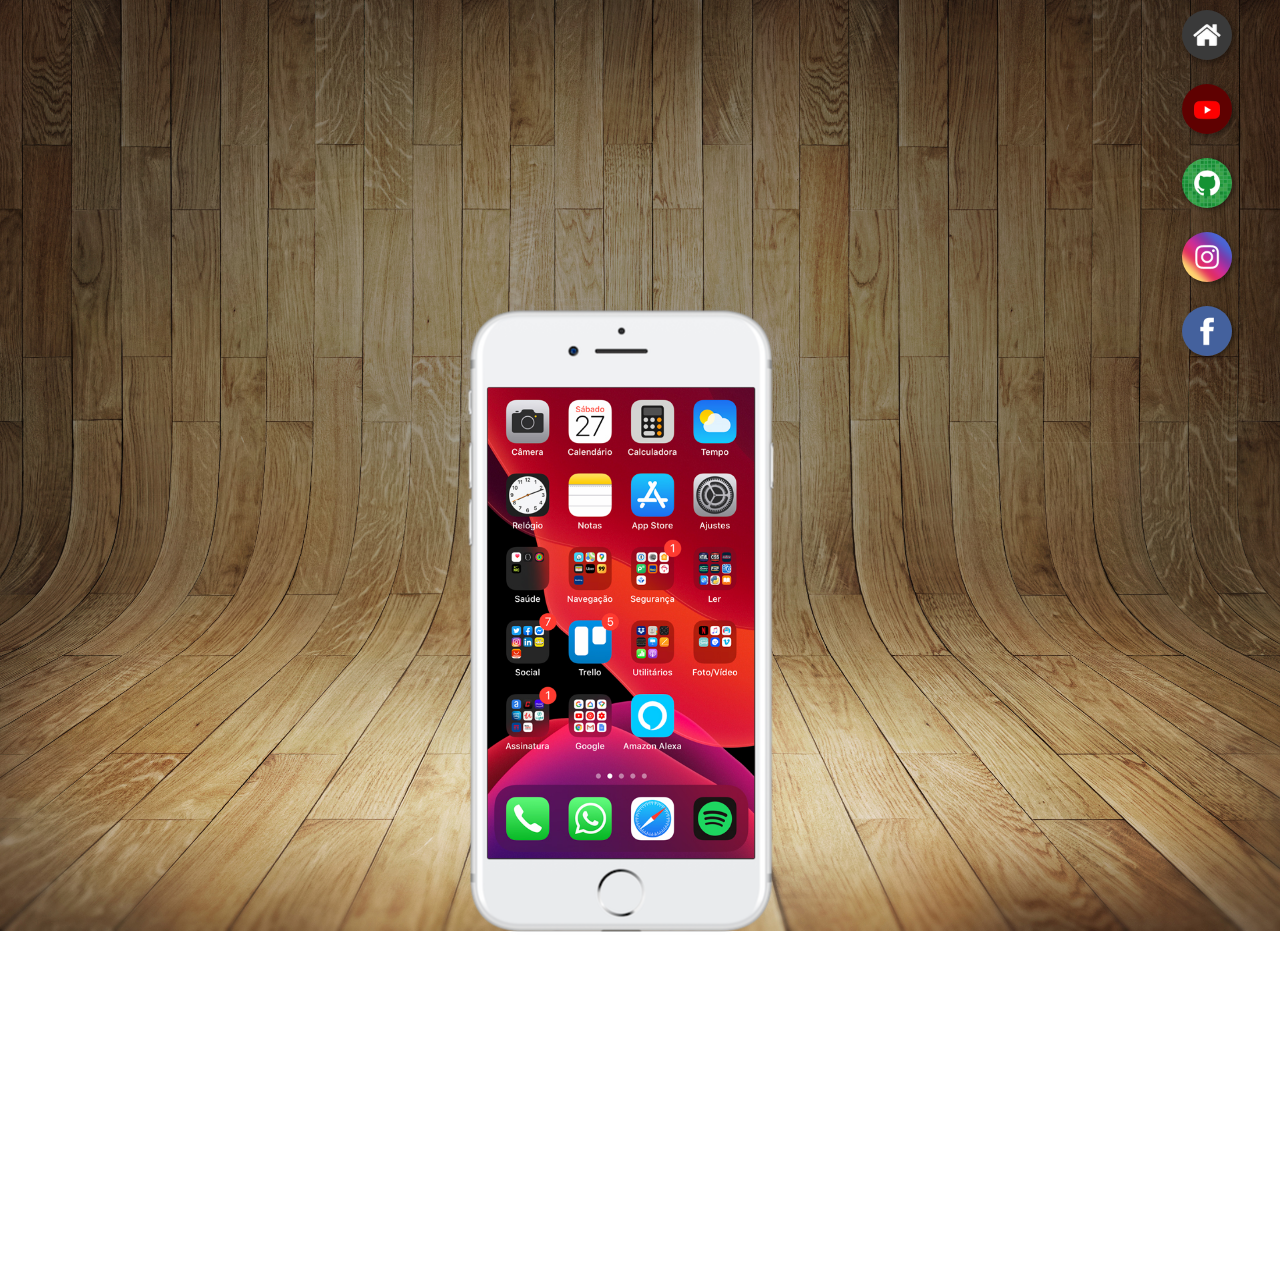
<file: index.html>
<!DOCTYPE html>
<html lang="pt-br">
<head>
    <meta charset="UTF-8">
    <meta name="viewport" content="width=device-width, initial-scale=1.0">
    <title>Projeto Redes Sociais</title>
    <link rel="shortcut icon" href="favicon.ico" type="image/x-icon">
    <link rel="stylesheet" href="estilos/style.css">
</head>
<body>
    <main>
        <section id="telefone">
            <iframe src="home.html" name="tela" id="tela" frameborder="0">
                Seu navegador não é compatível com isso
            </iframe>
        </section>
        <section id="redes">
            <a href="home.html" target="tela"><img src="imagens/logo-home.jpg" alt="home"></a><br>
            <a href="Yt.html" target="tela"><img src="imagens/logo-youtube.jpg" alt="Youtube"></a><br>
            <a href="github.html" target="tela"><img src="imagens/logo-github.jpg" alt="git-hub"></a><br>
            <a href="Instagram.html" target="tela"><img src="imagens/logo-instagram.jpg" alt="instagram"></a><br>
            <a href="facebook.html" target="tela"><img src="imagens/logo-facebook.jpg" alt="facebook"></a>
        </section>
    </main>
</body>
</html>
</file>
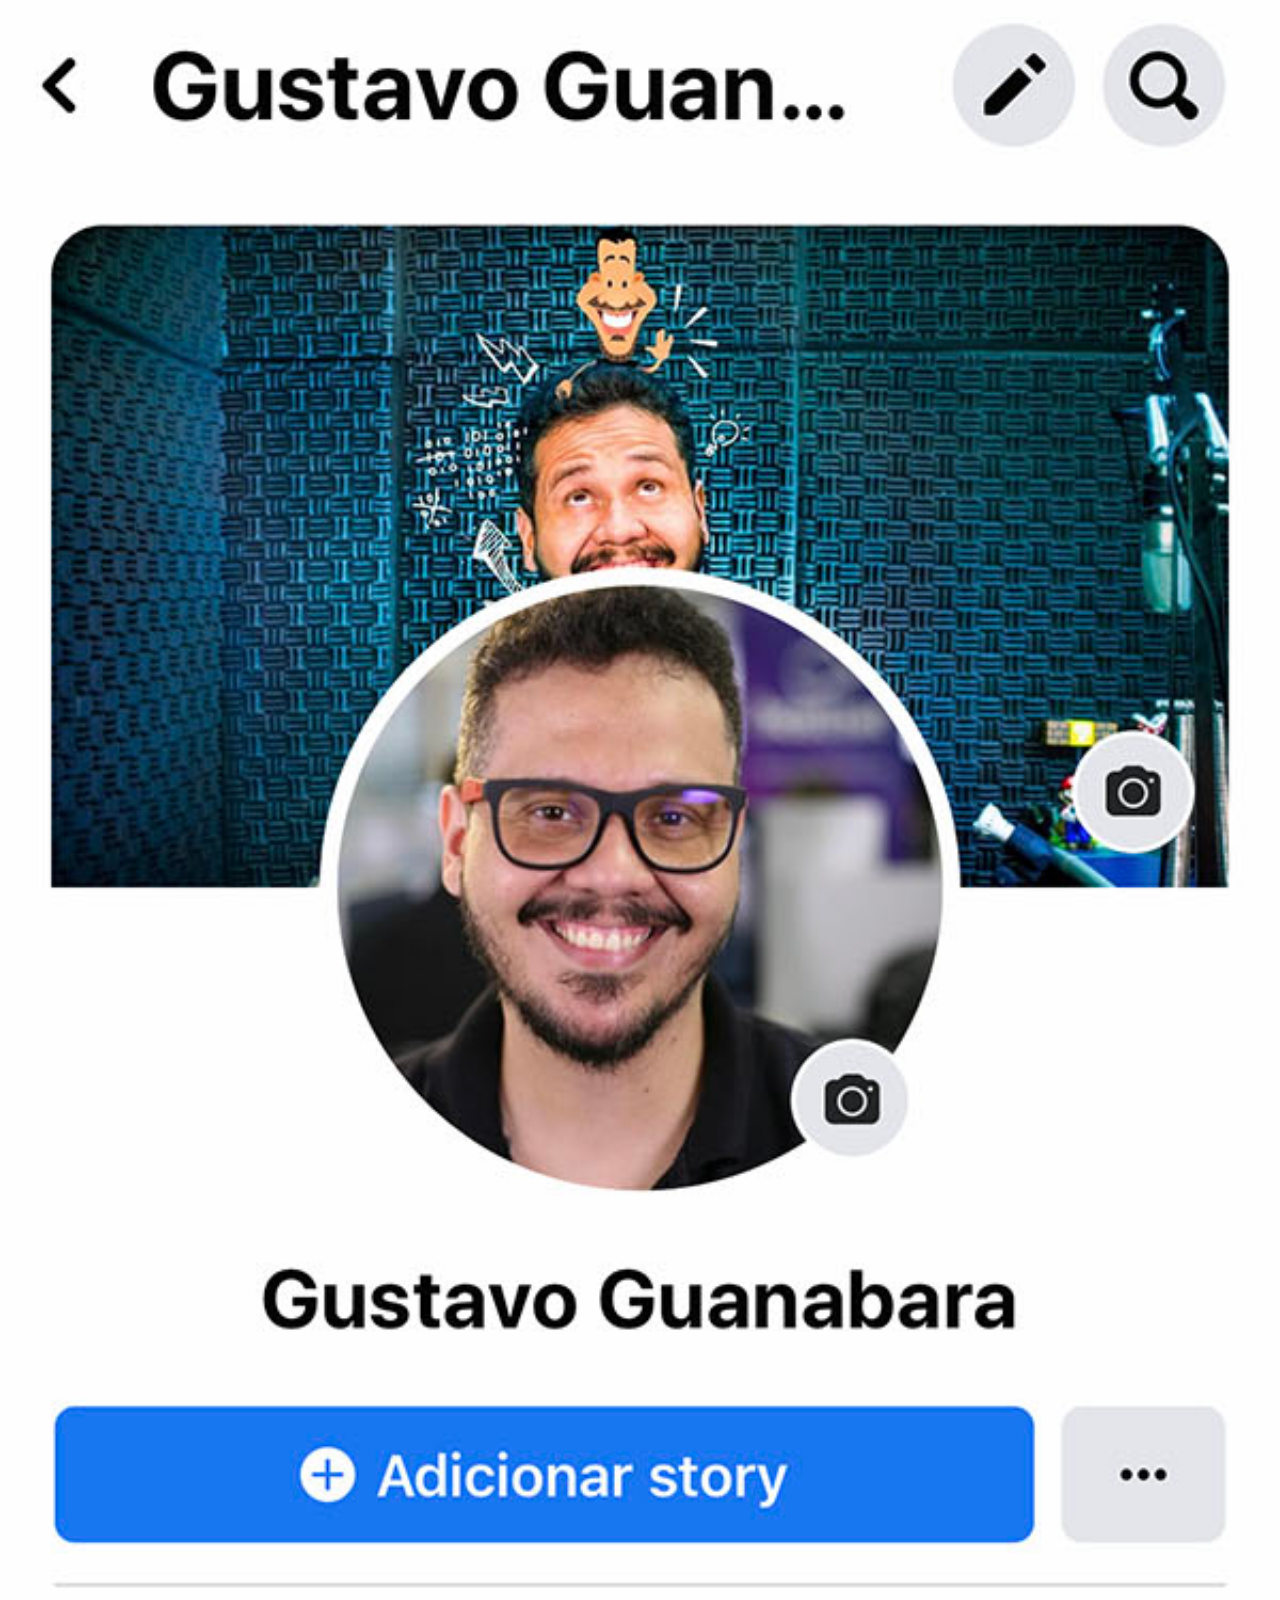
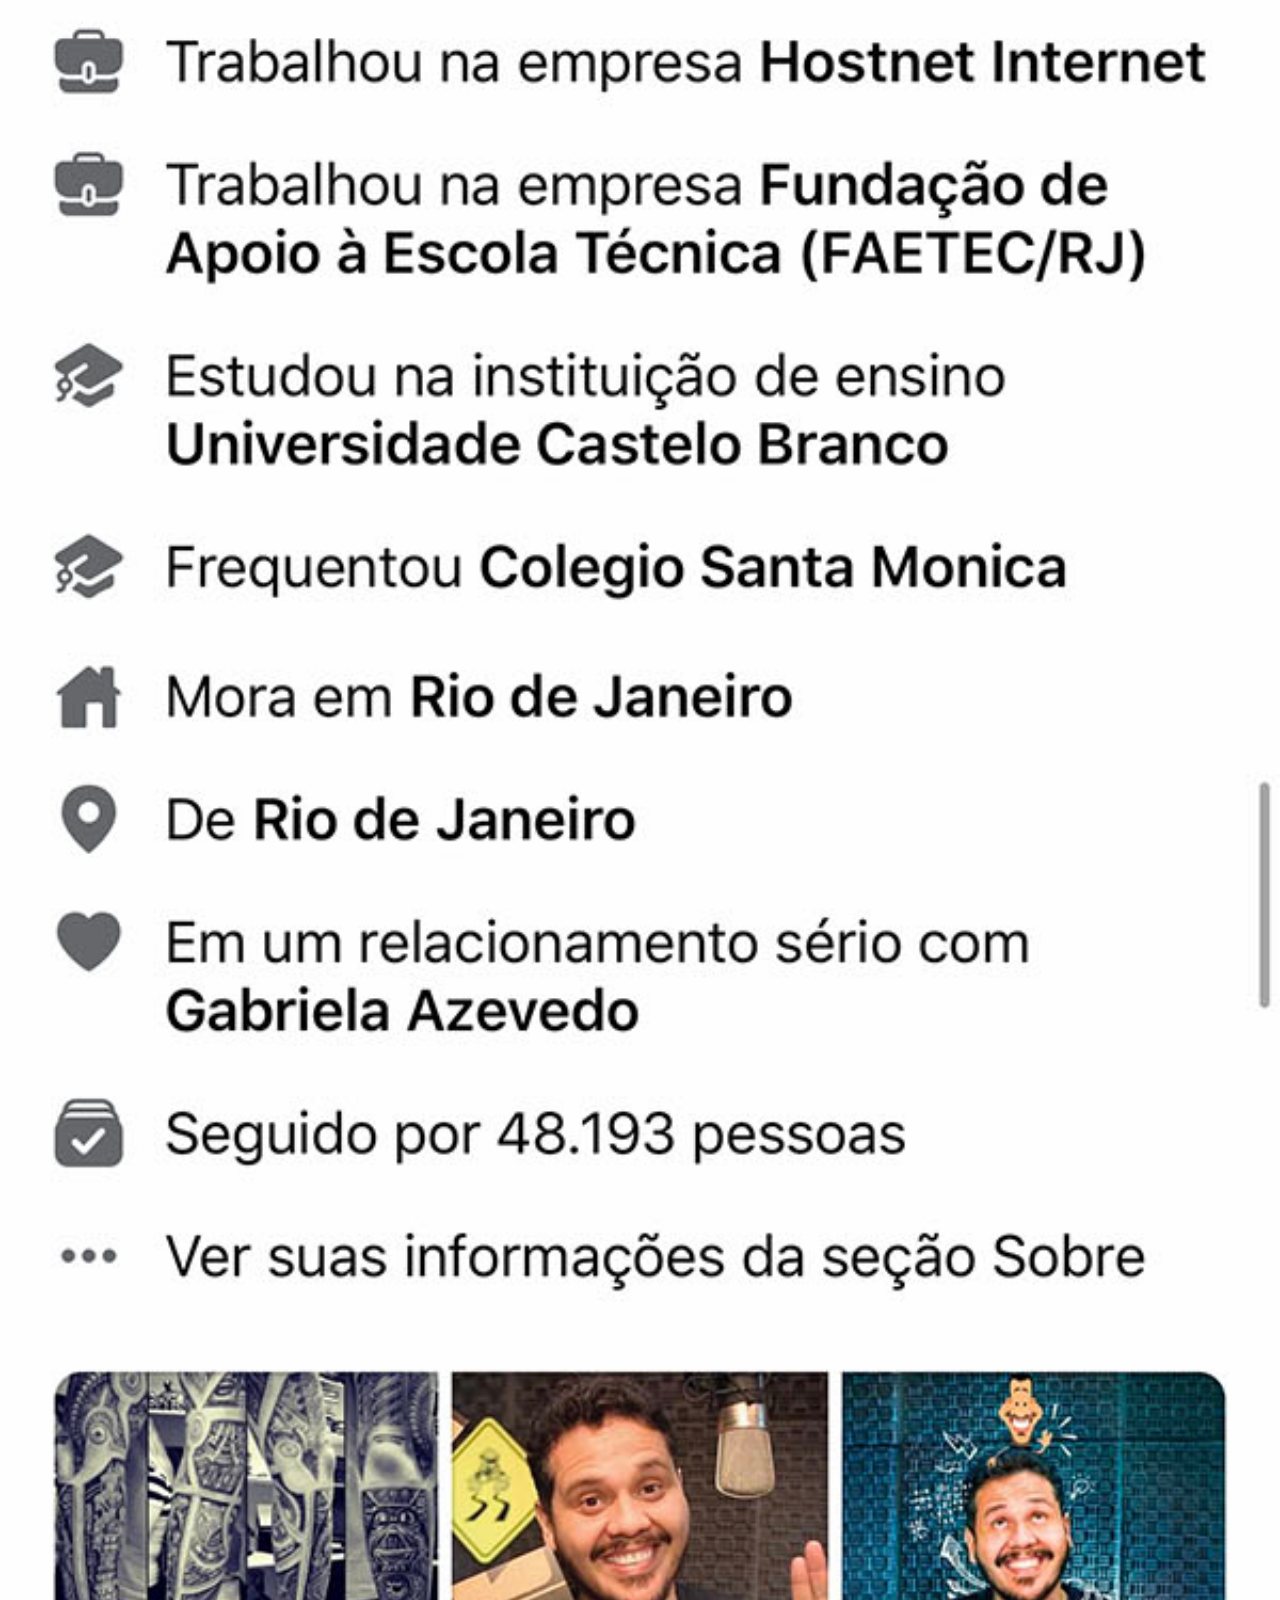
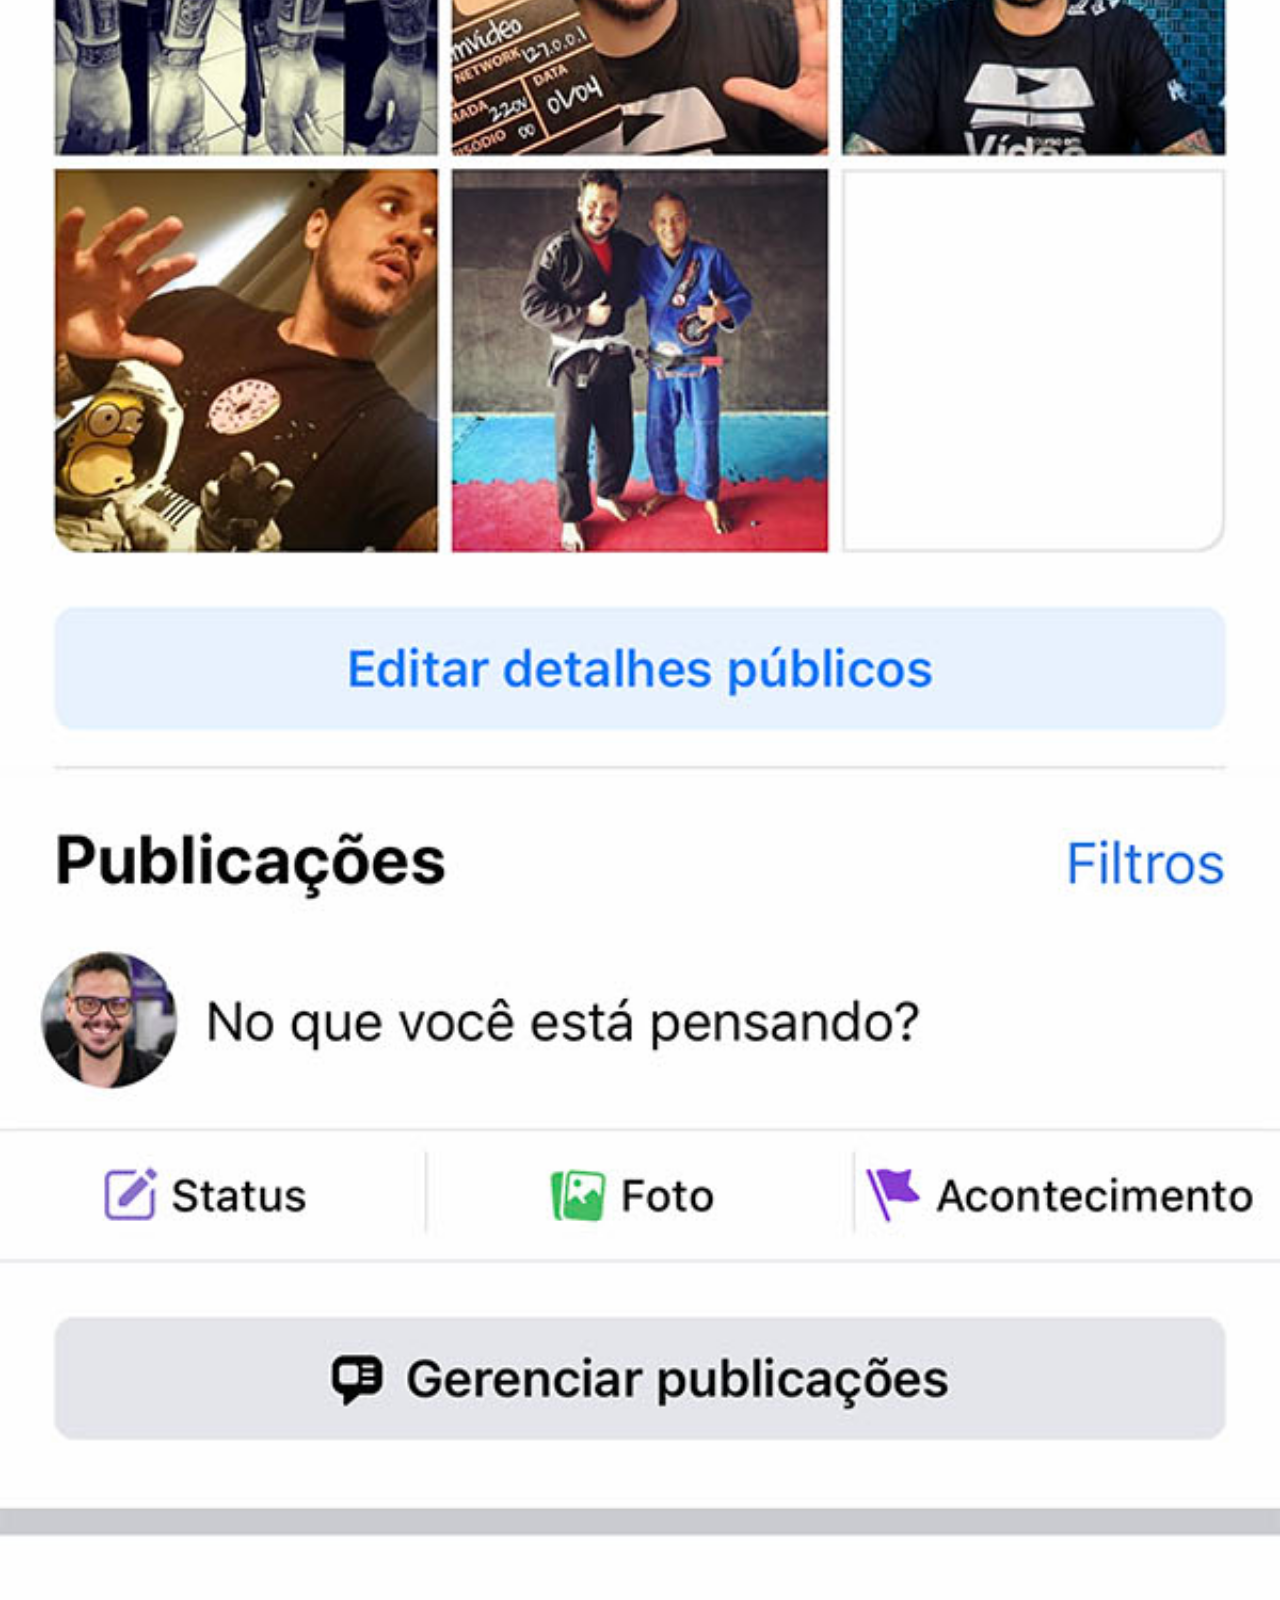
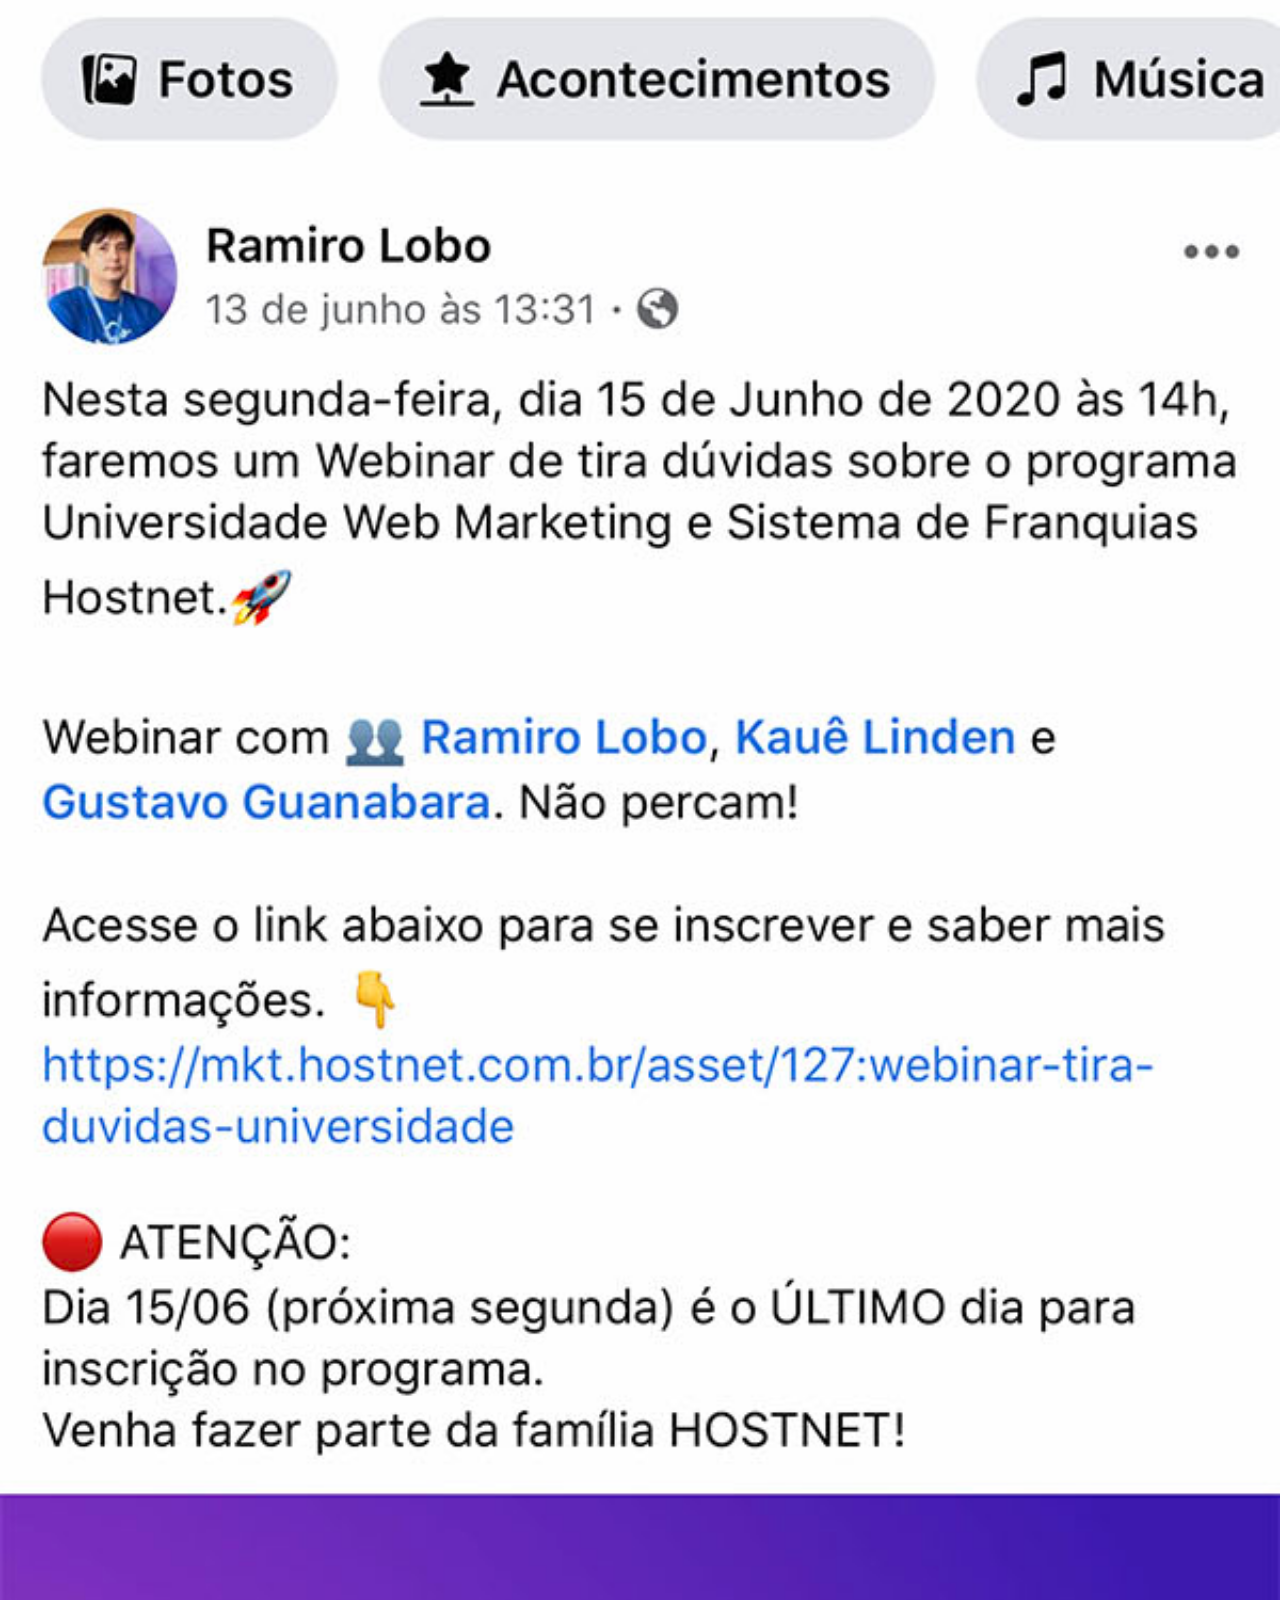
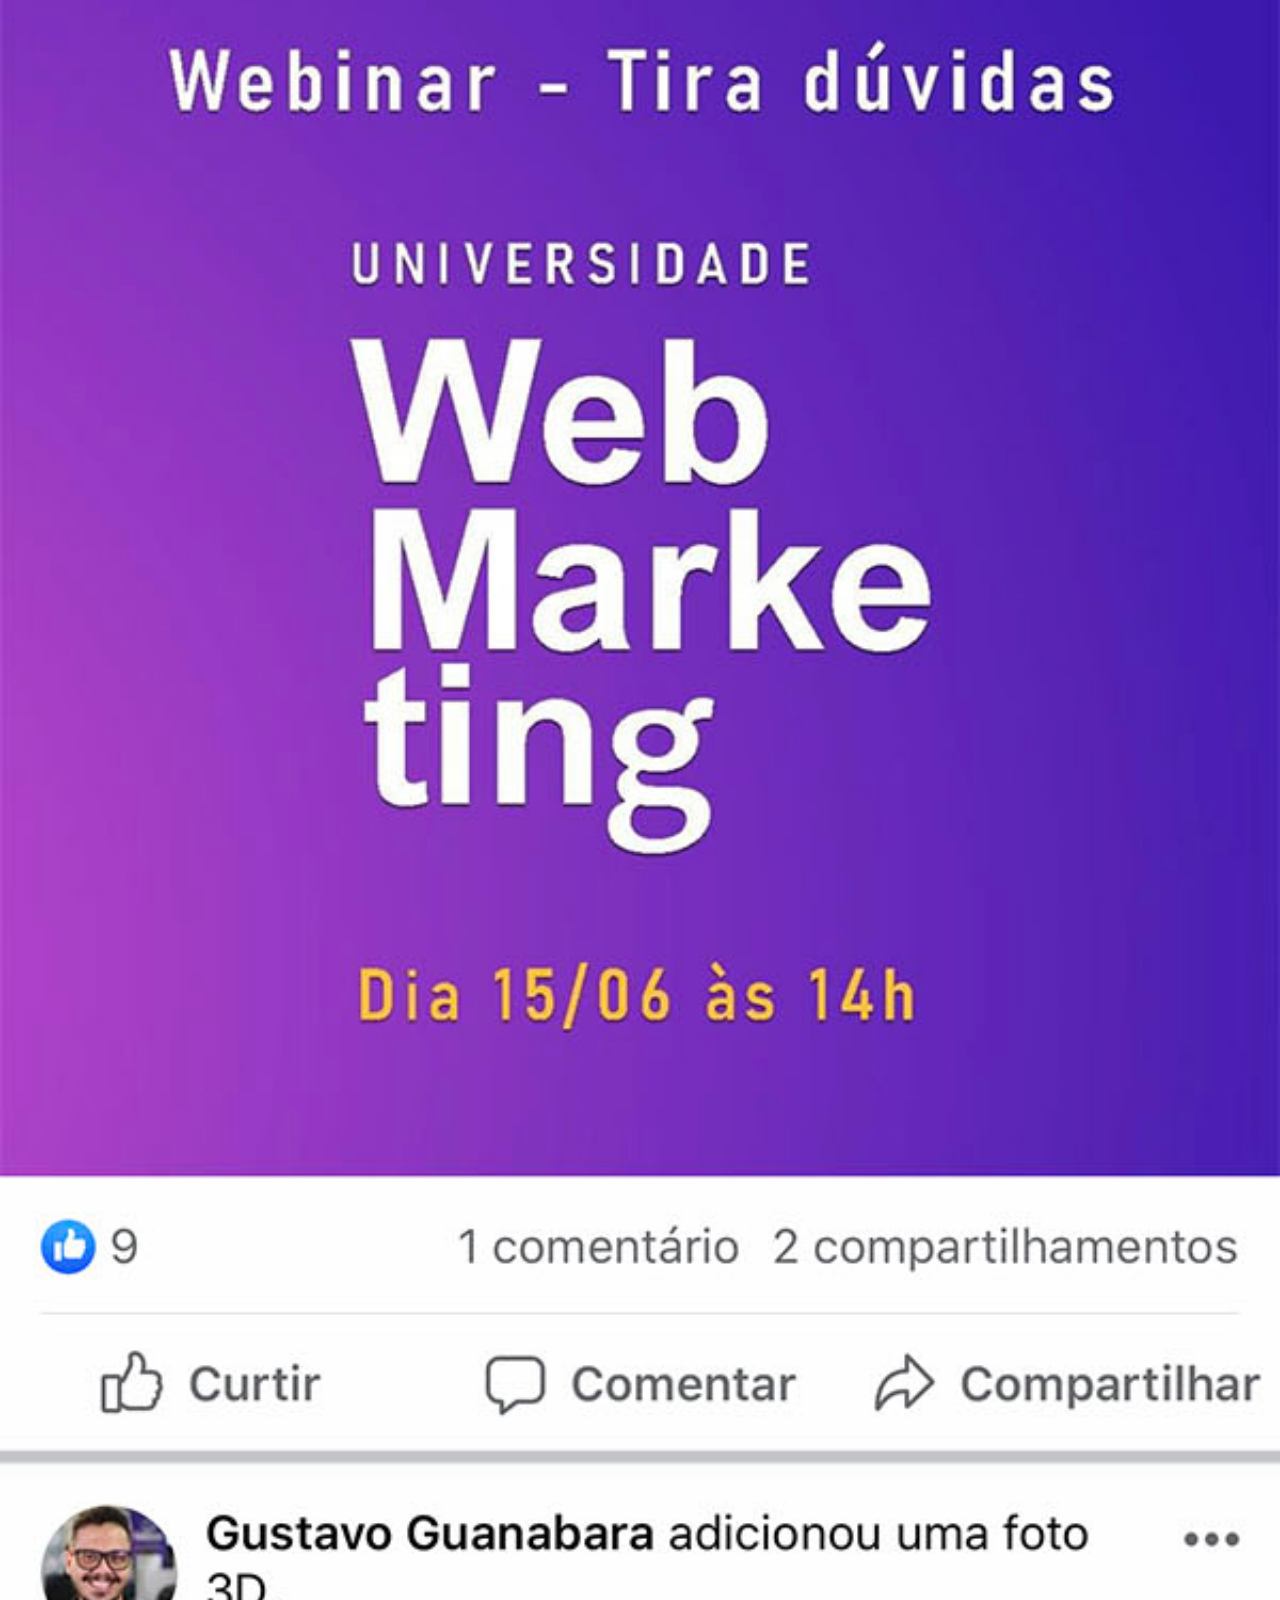
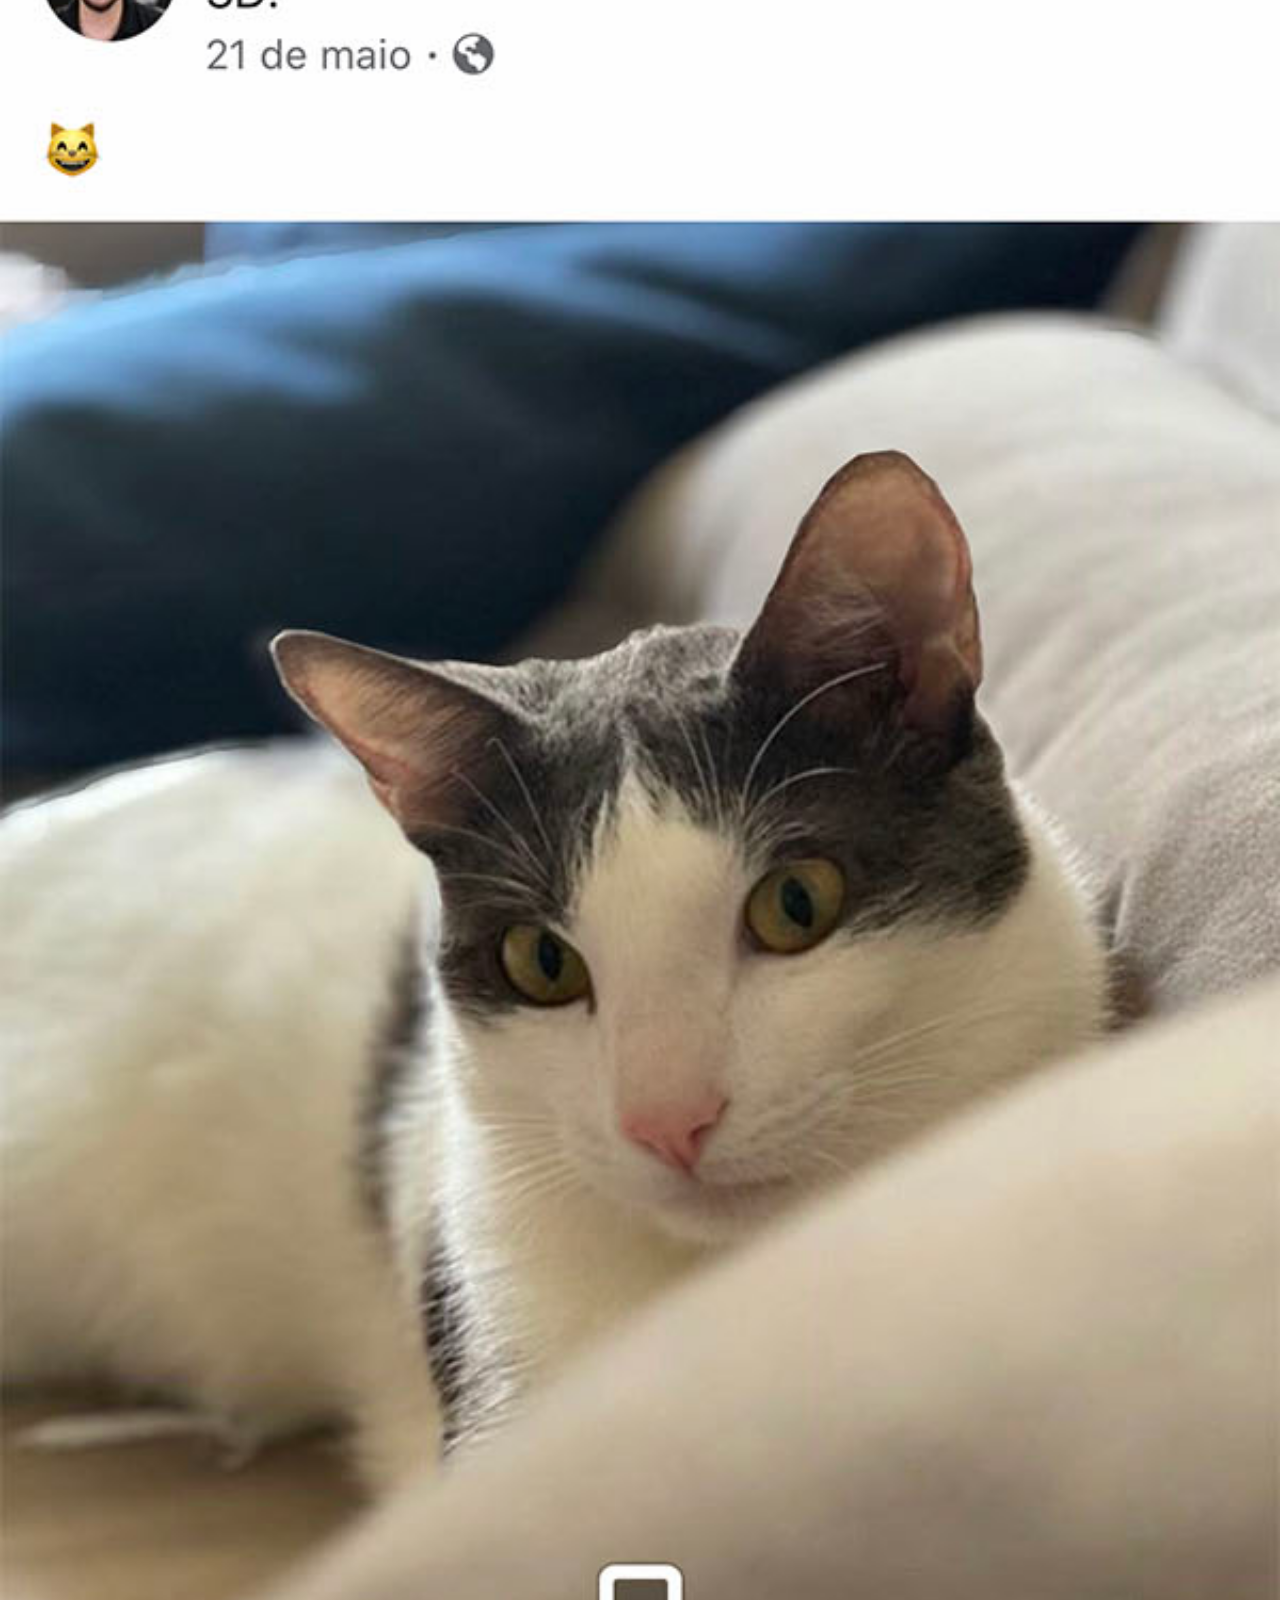
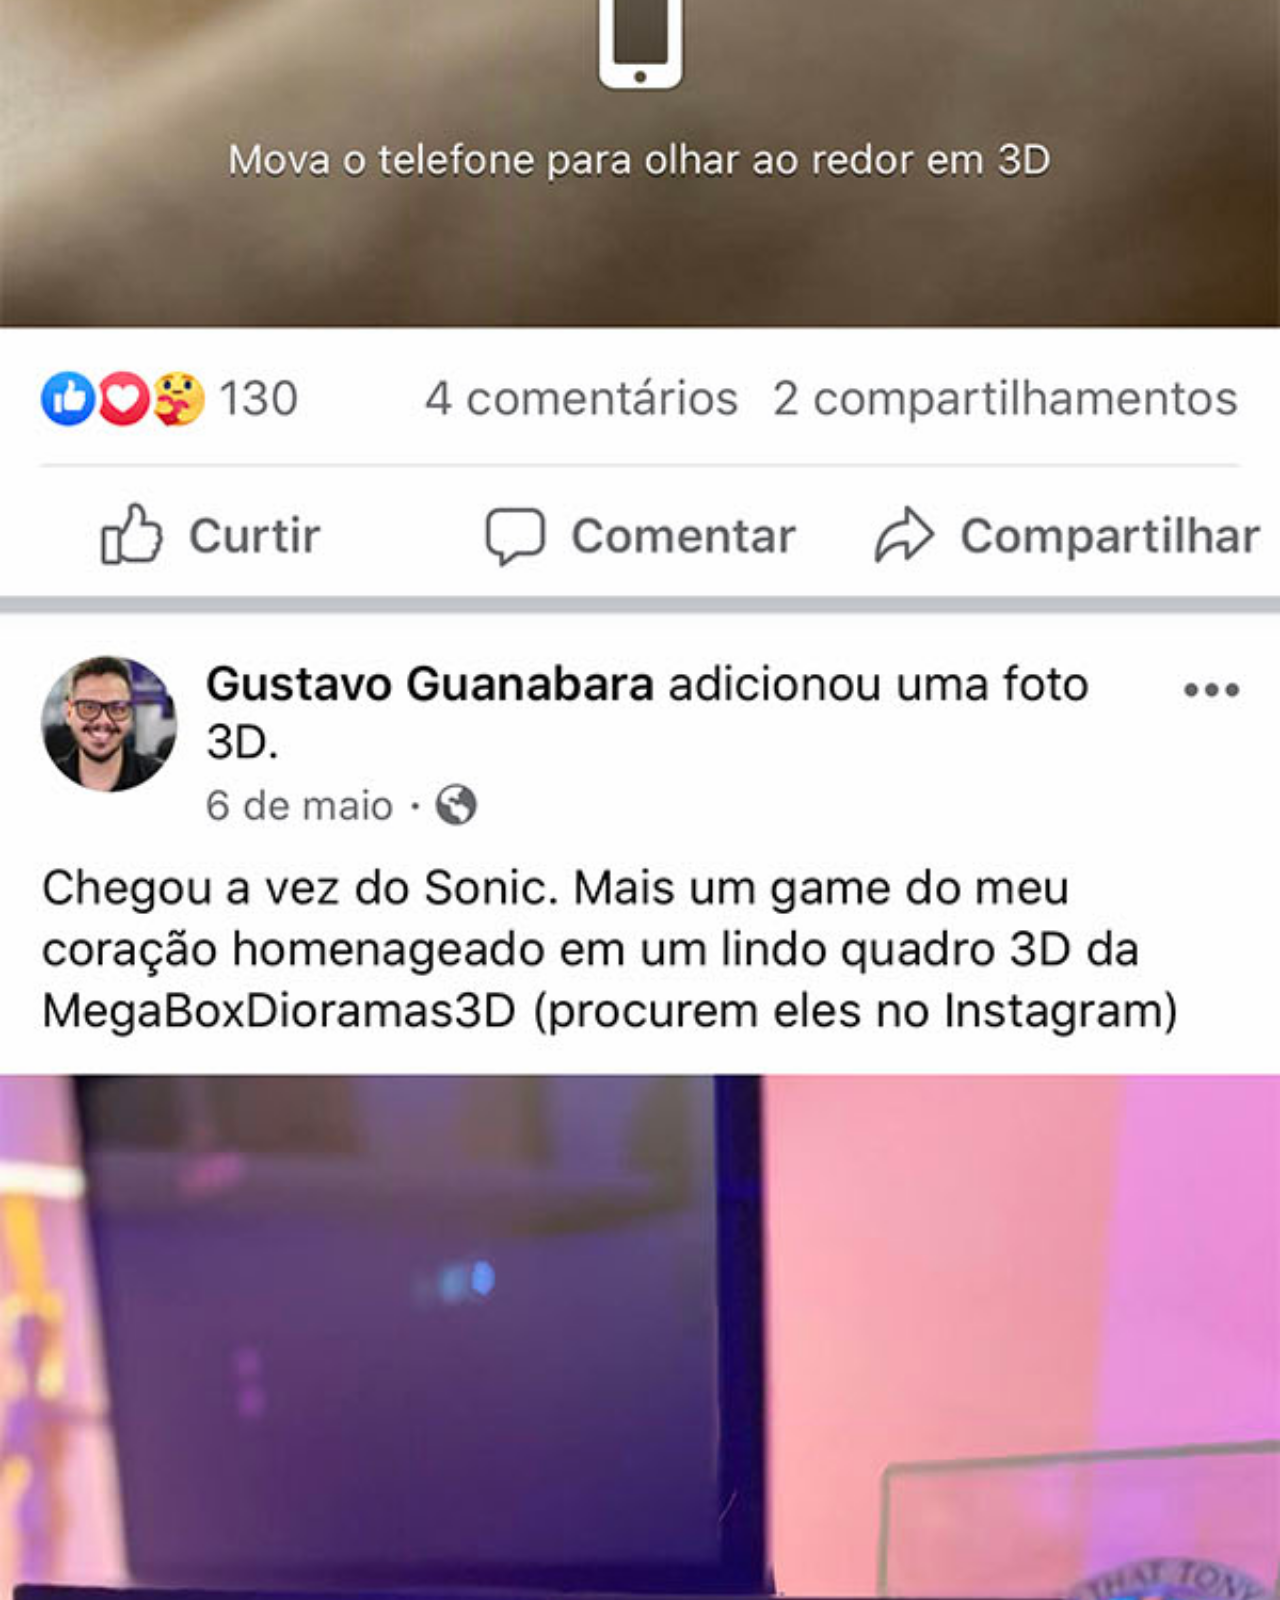
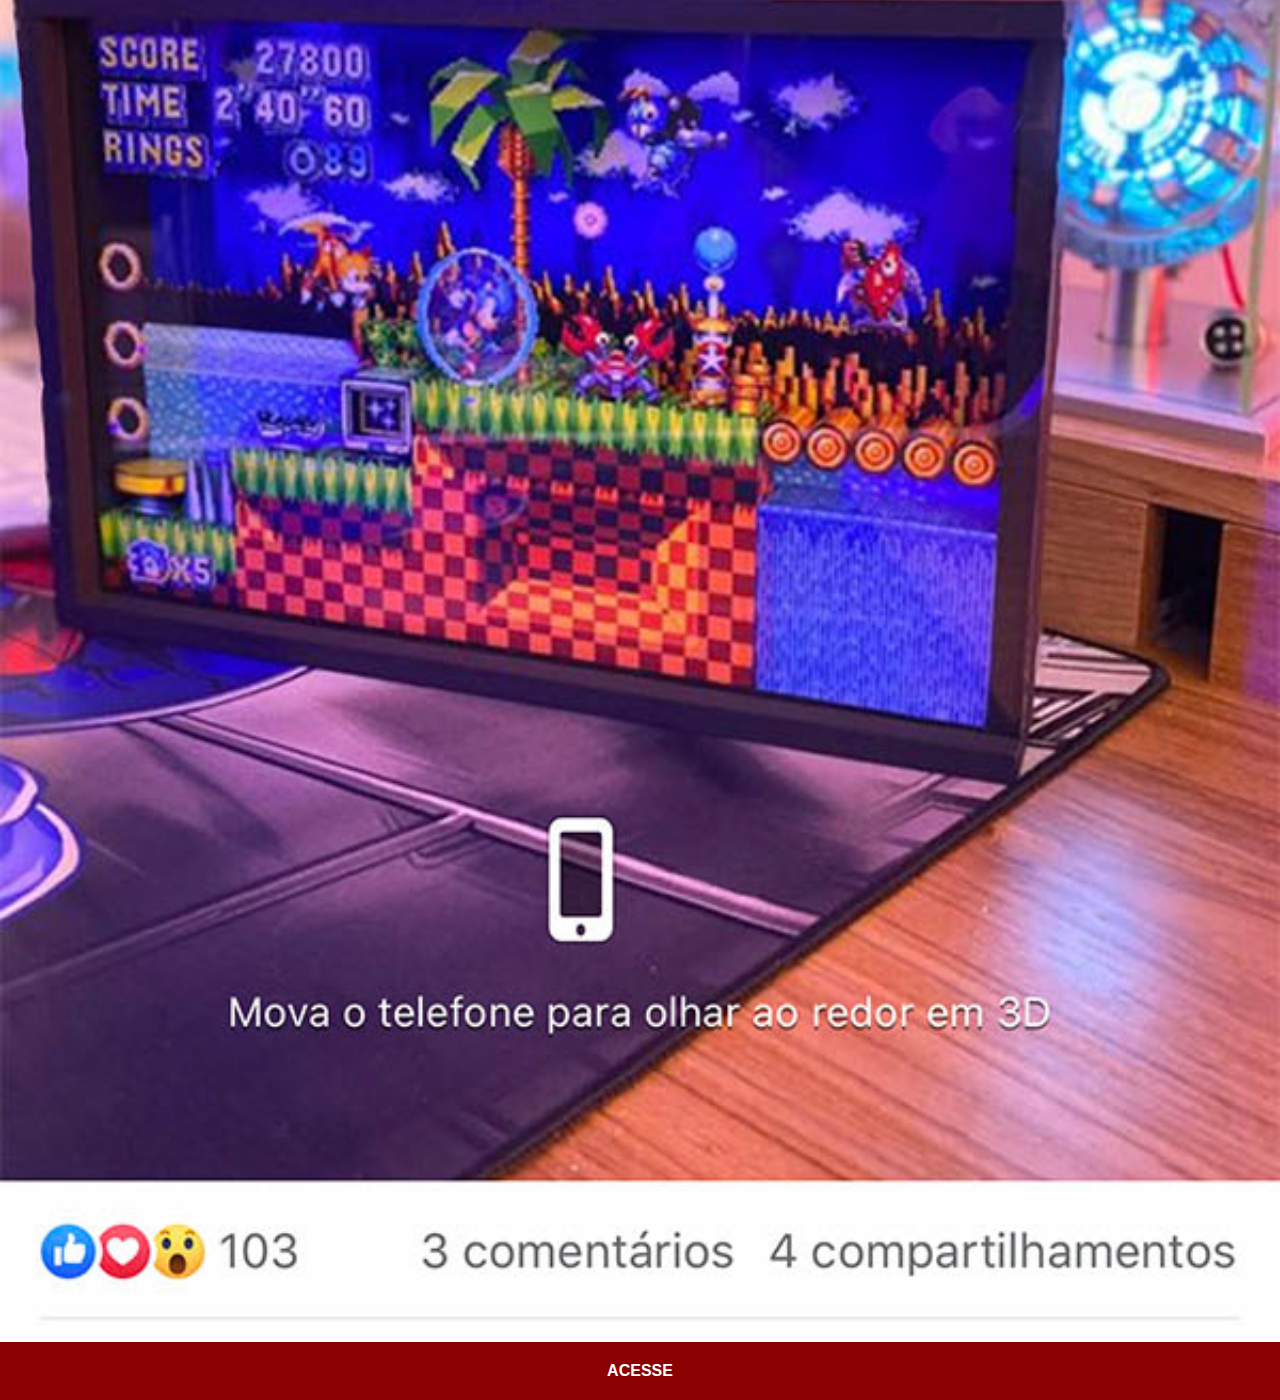
<file: facebook.html>
<!DOCTYPE html>
<html lang="pt-br">
<head>
    <meta charset="UTF-8">
    <meta name="viewport" content="width=device-width, initial-scale=1.0">
    <title>Youtube</title>
    <link rel="stylesheet" href="social.css">
</head>
<body>
    <img src="imagens/tela-facebook.jpg" alt="Facebook">
    <a href="https://www.facebook.com/gustavoguanabara/" target="_blank">ACESSE</a>
</body>
</html>
</file>
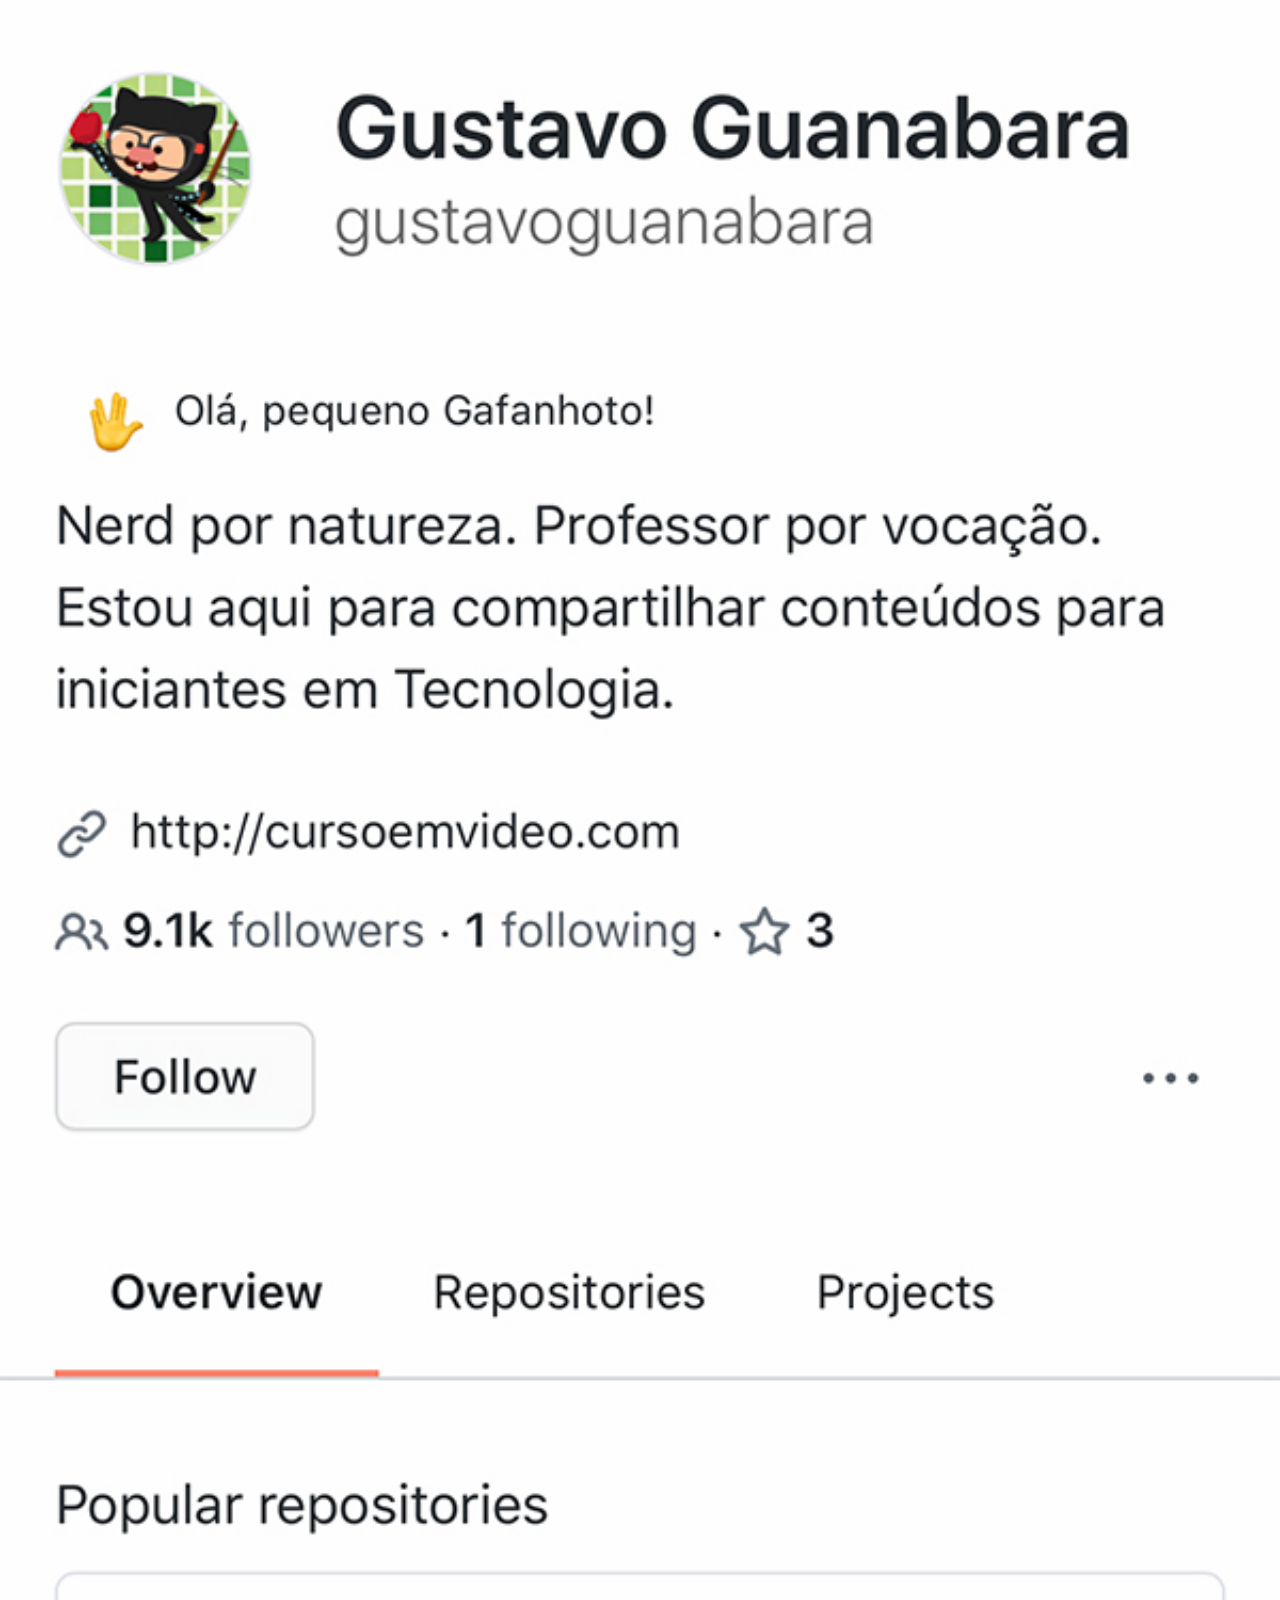
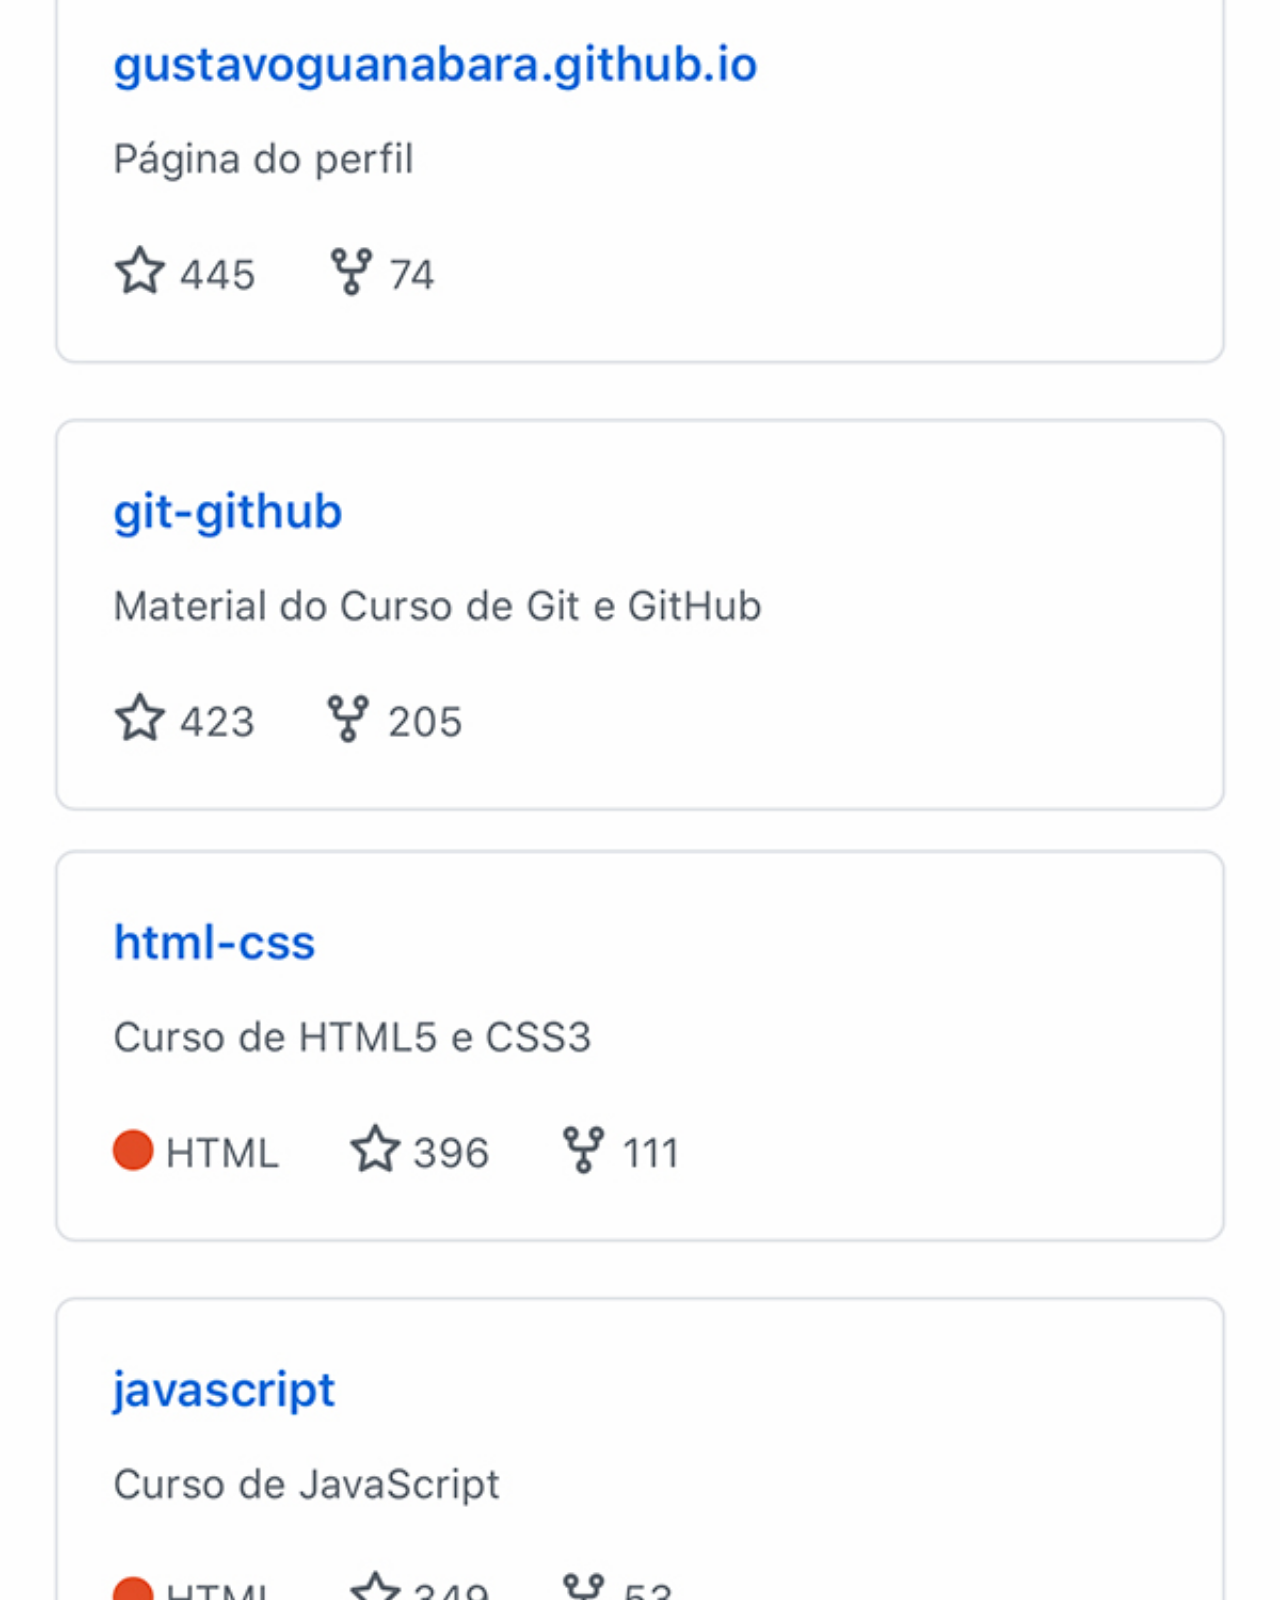
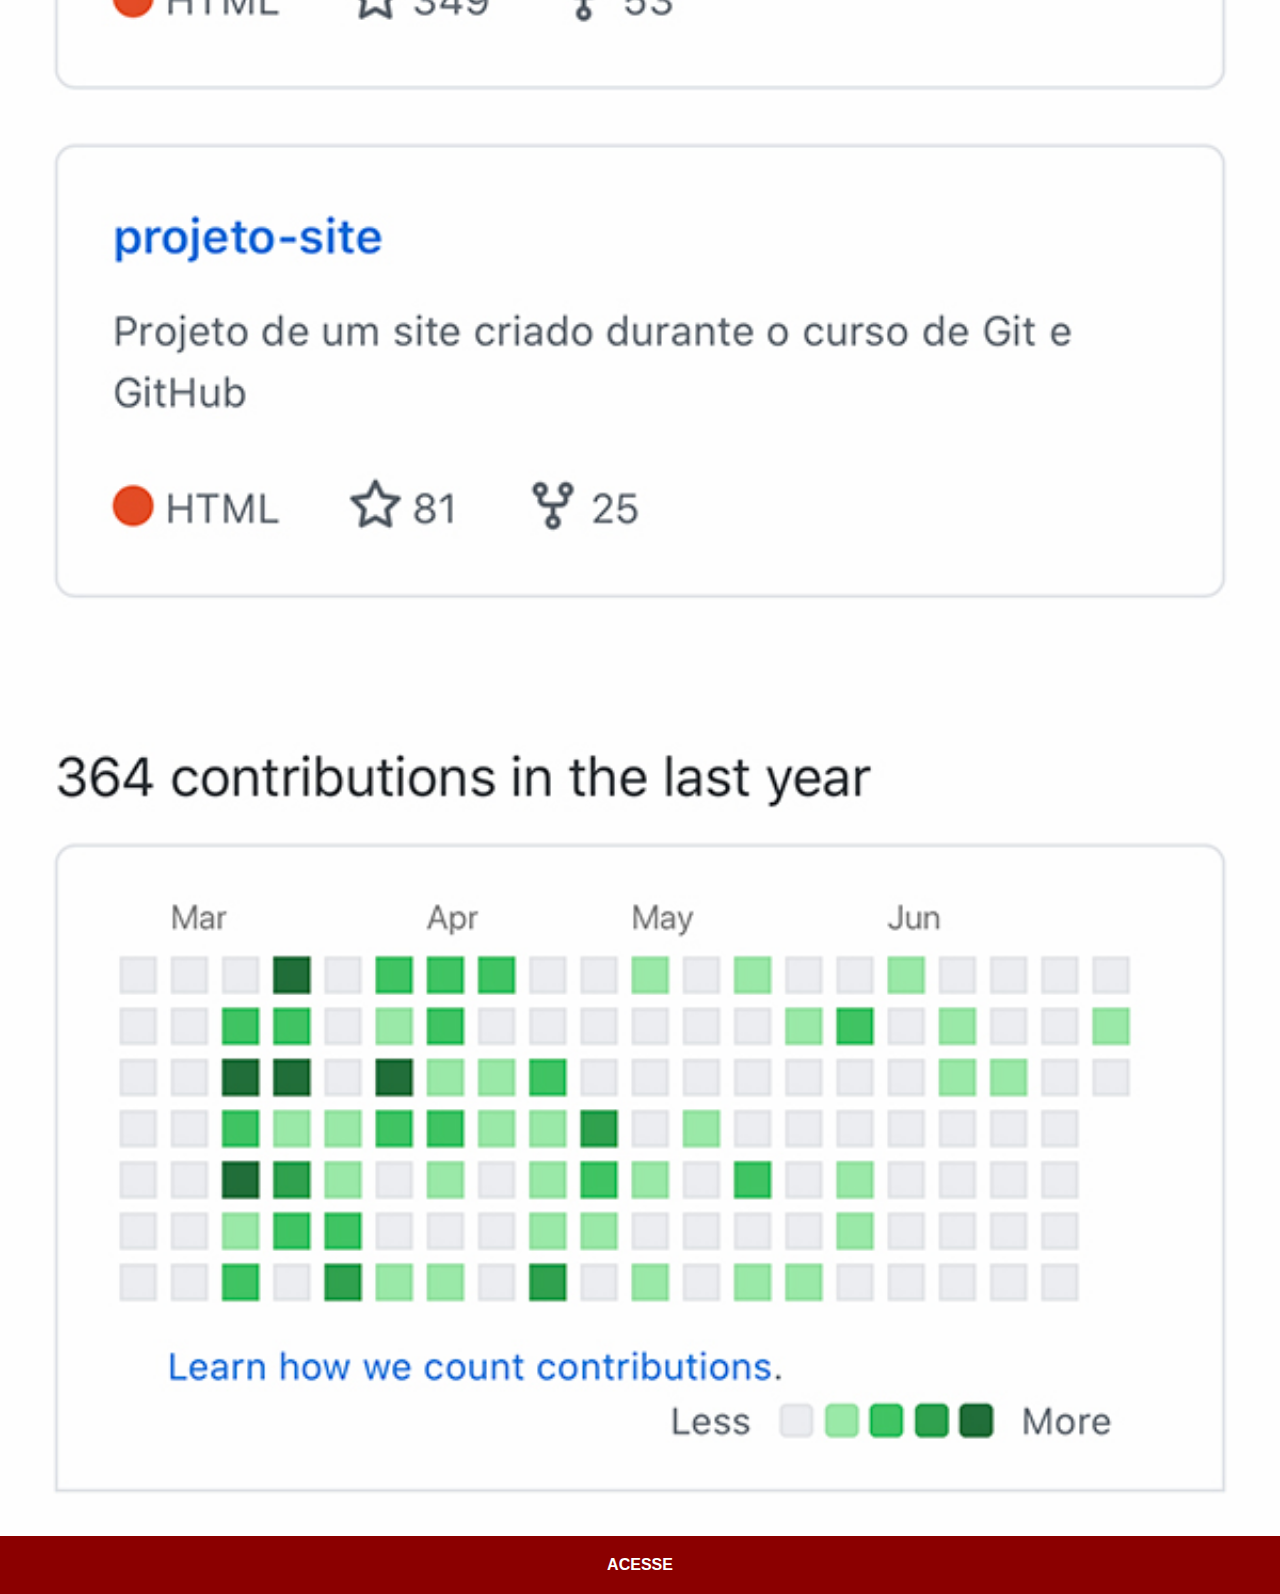
<file: github.html>
<!DOCTYPE html>
<html lang="pt-br">
<head>
    <meta charset="UTF-8">
    <meta name="viewport" content="width=device-width, initial-scale=1.0">
    <title>Youtube</title>
    <link rel="stylesheet" href="social.css">
</head>
<body>
    <img src="imagens/tela-github.jpg" alt="GitHub">
    <a href="https://github.com/gustavoguanabara" target="_blank">ACESSE</a>
</body>
</html>
</file>
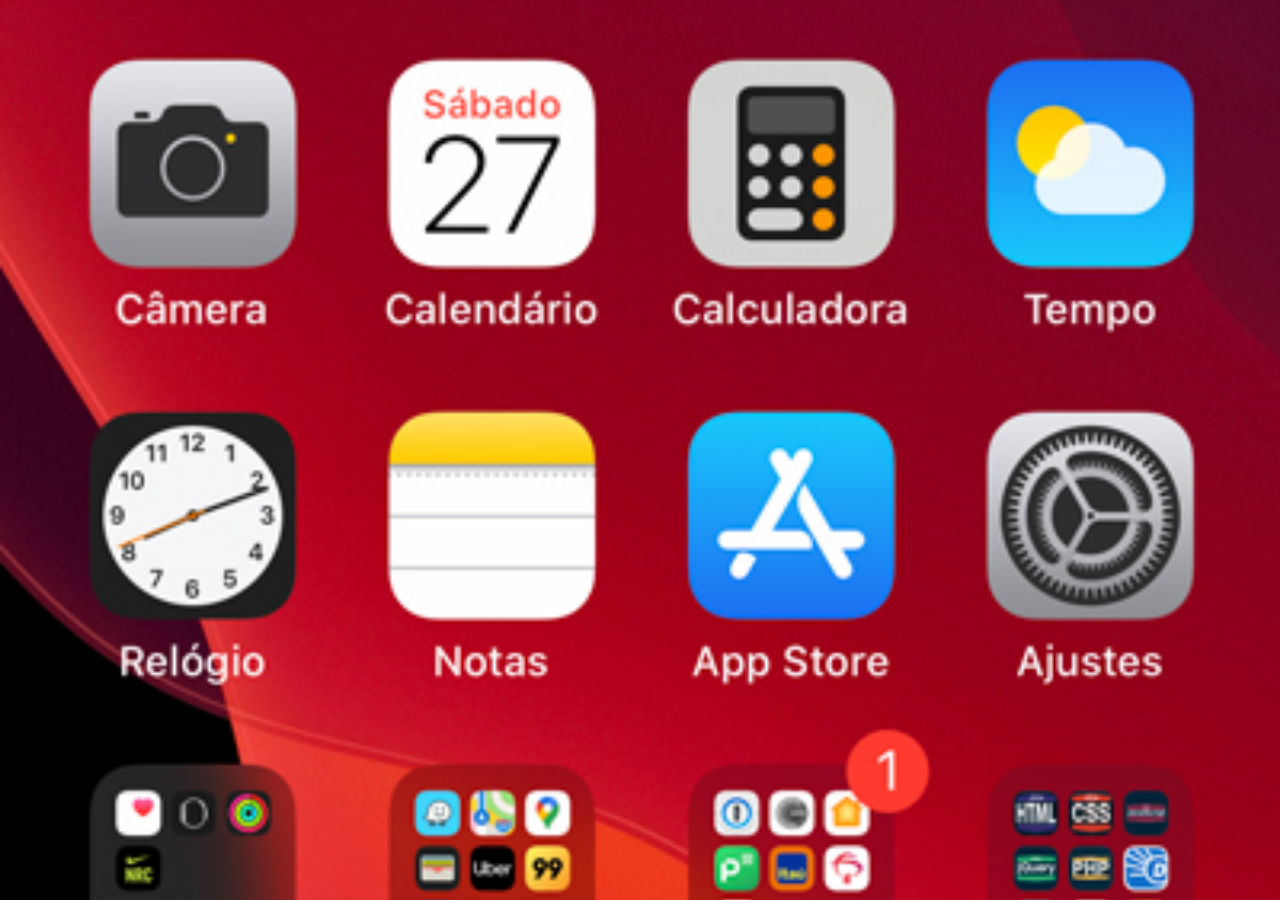
<file: home.html>
<!DOCTYPE html>
<html lang="pt-br">
<head>
    <meta charset="UTF-8">
    <meta name="viewport" content="width=device-width, initial-scale=1.0">
    <title>Home</title>
    <style>
        *{
            margin: 0px;
            padding: 0px;
        }

        body{
            width: 100vw;
            height: 100vh;
            background: black url('imagens/tela-home.jpg') no-repeat top center;
            background-size: cover;
        }
    </style>
</head>
<body>
    
</body>
</html>
</file>
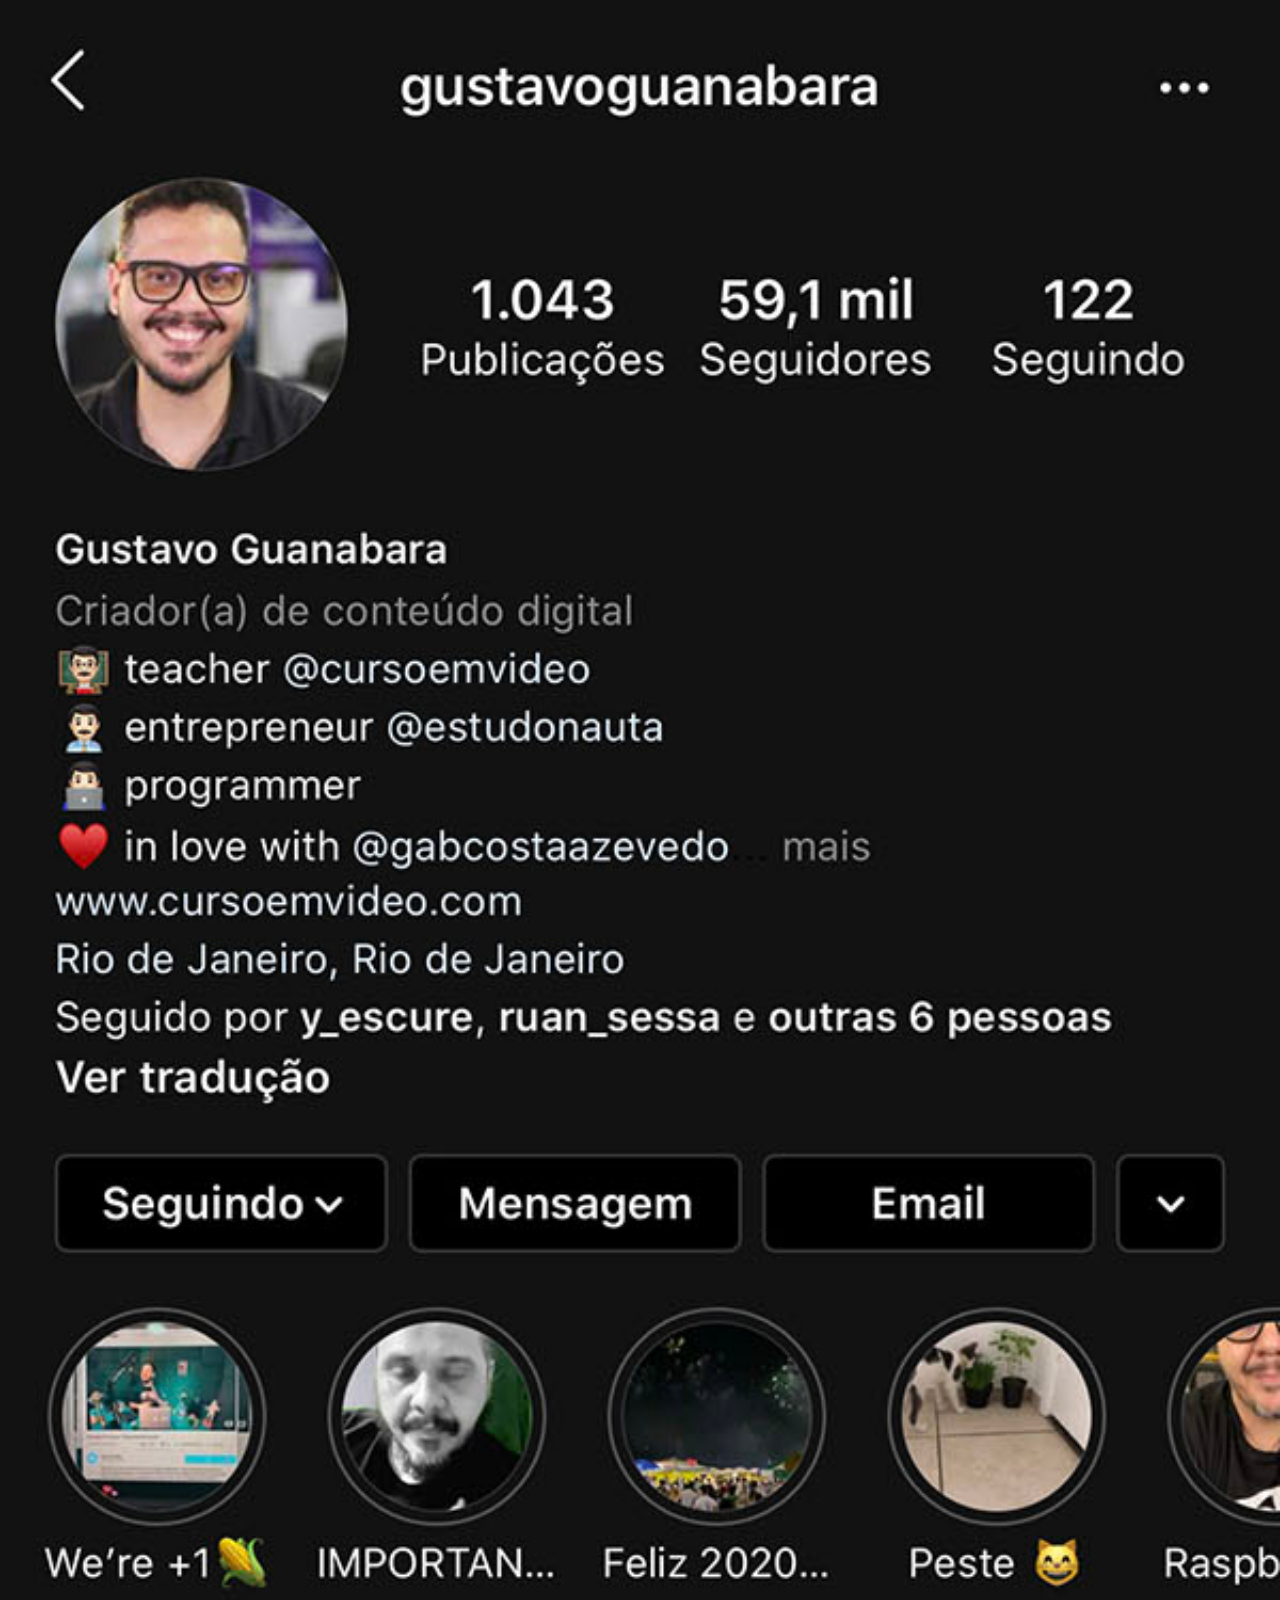
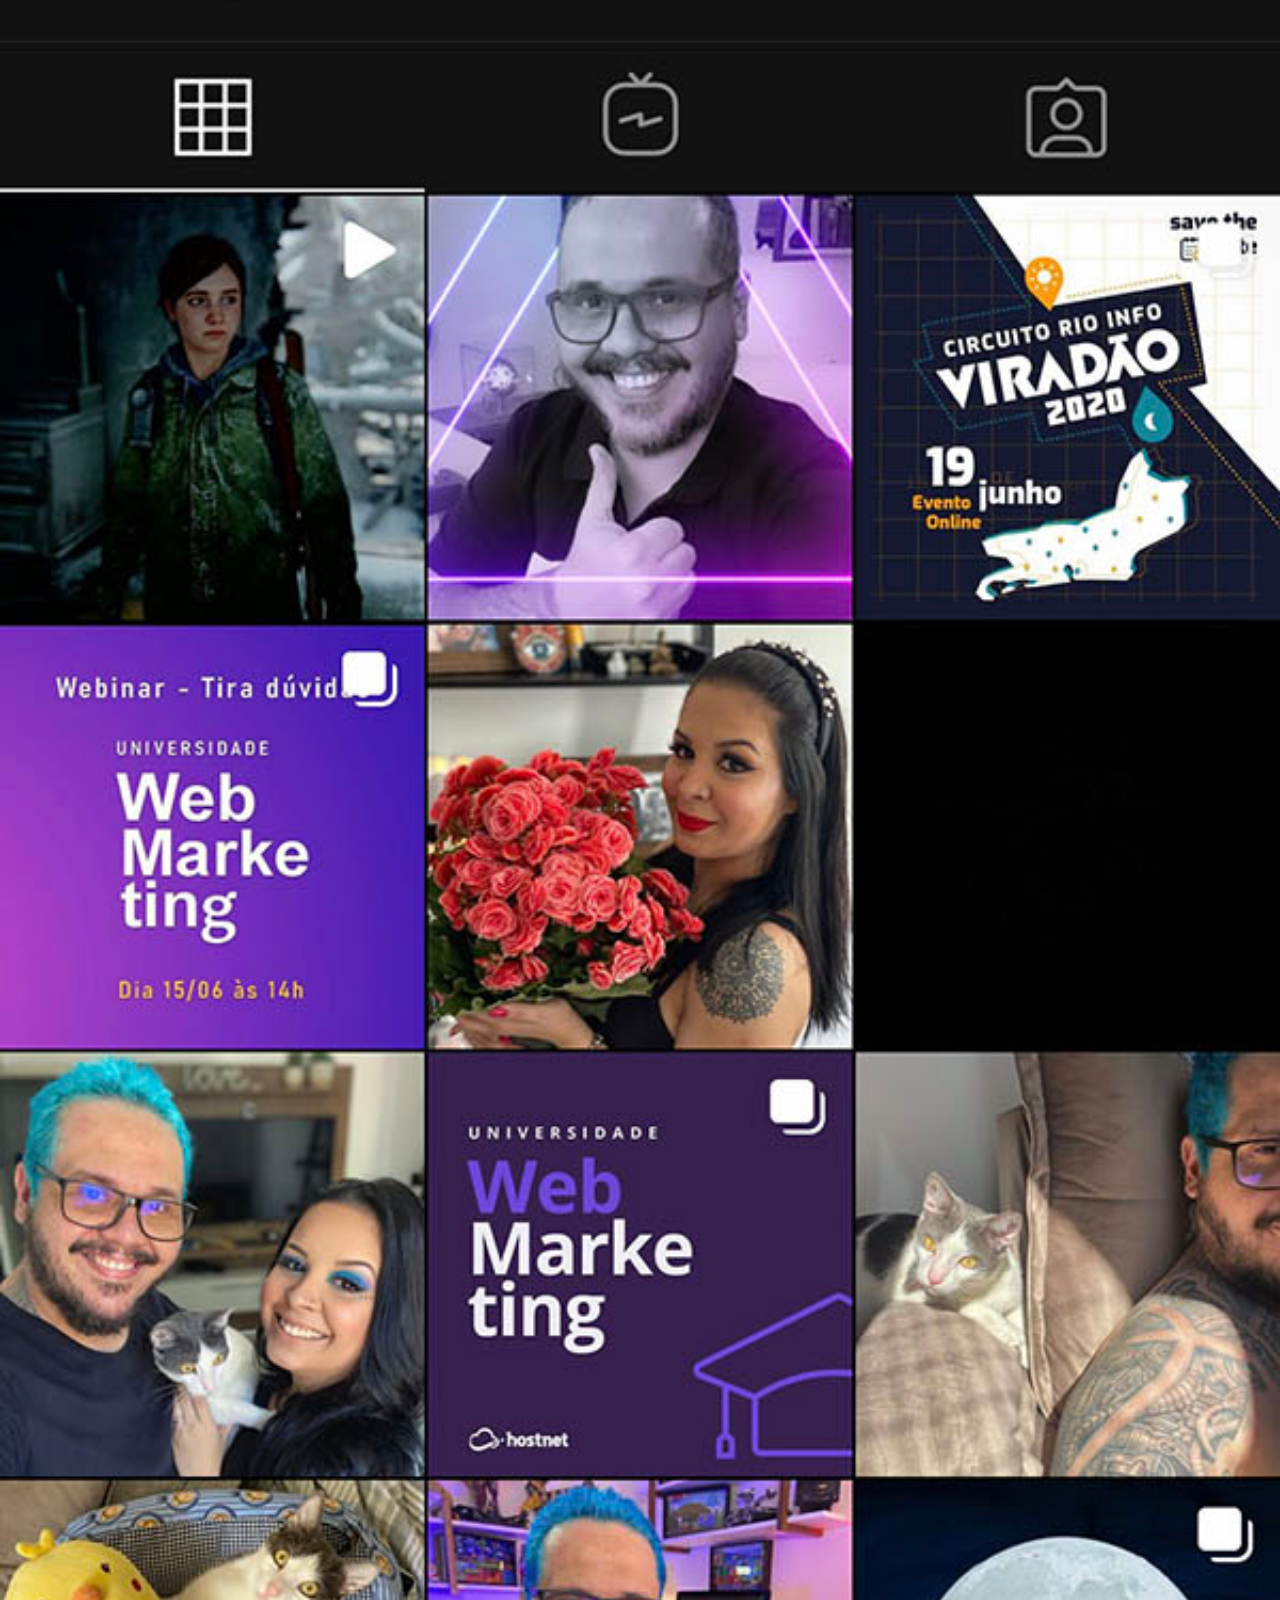
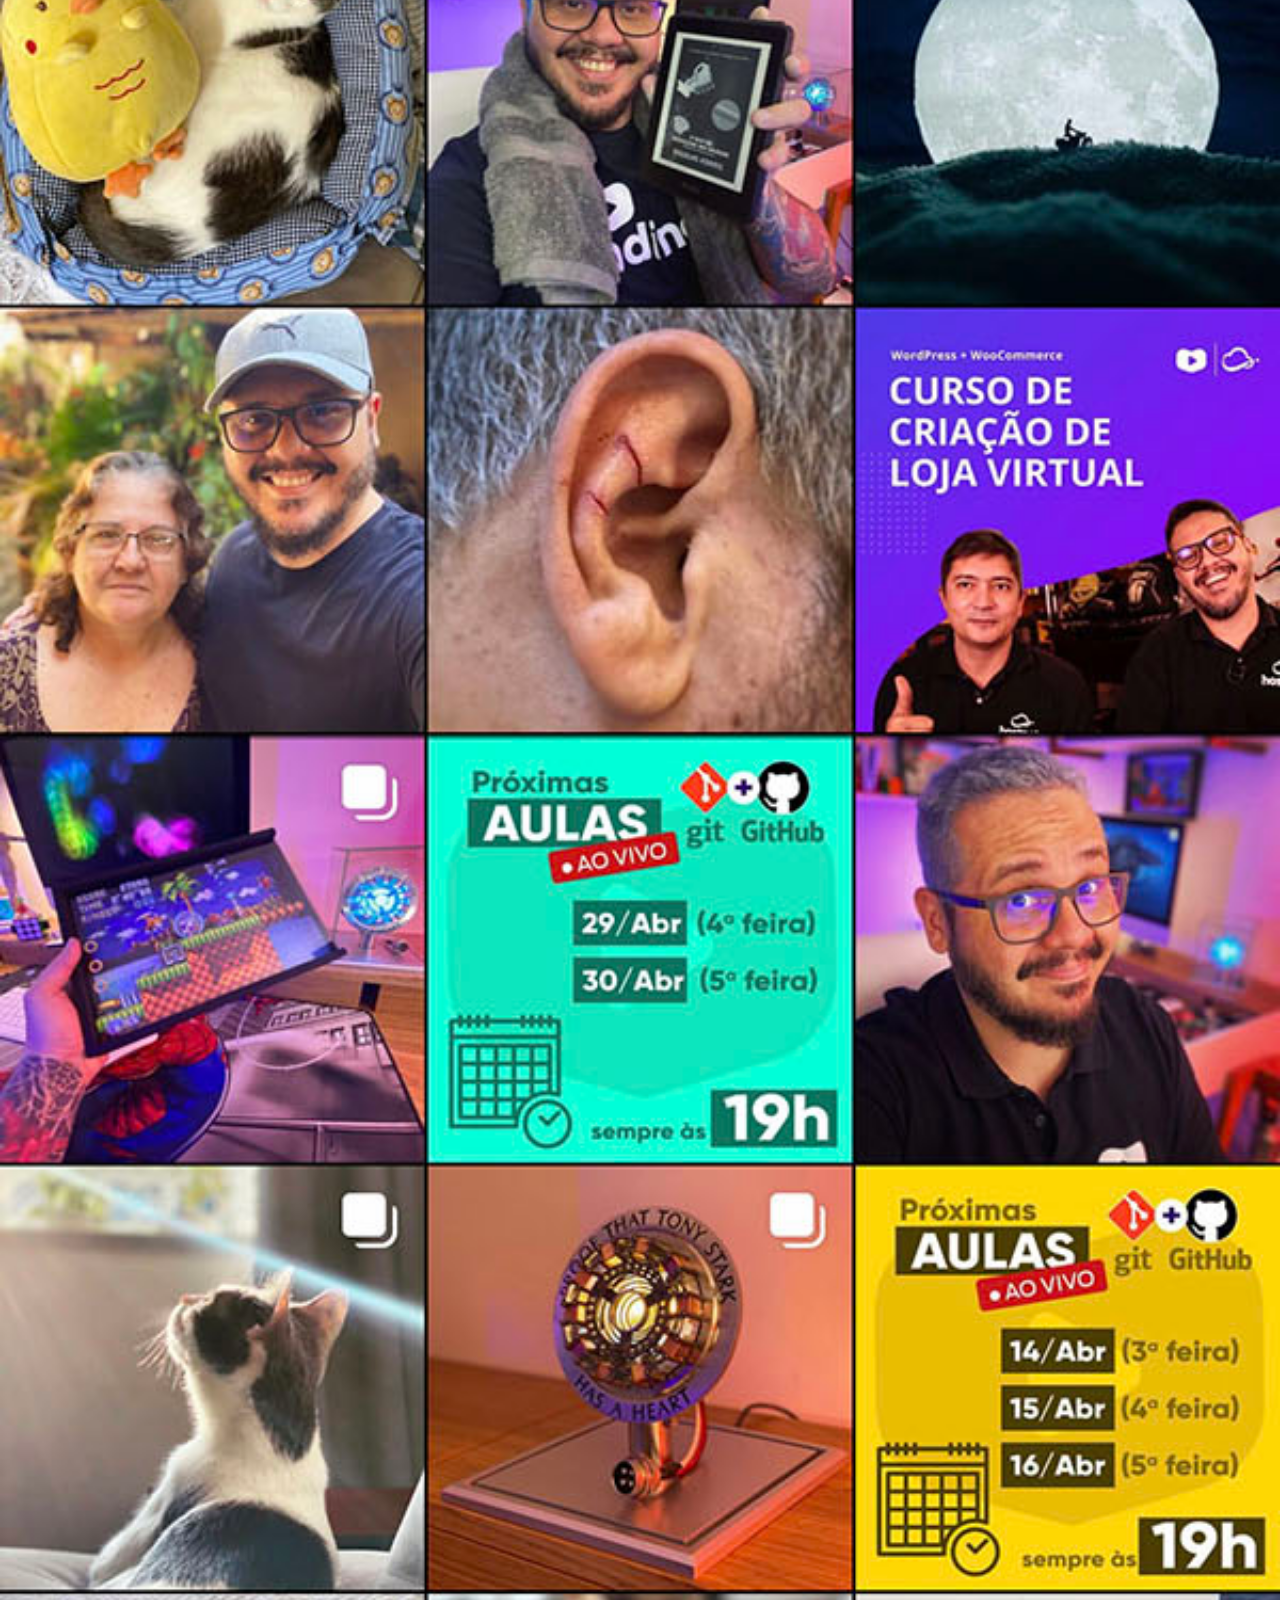
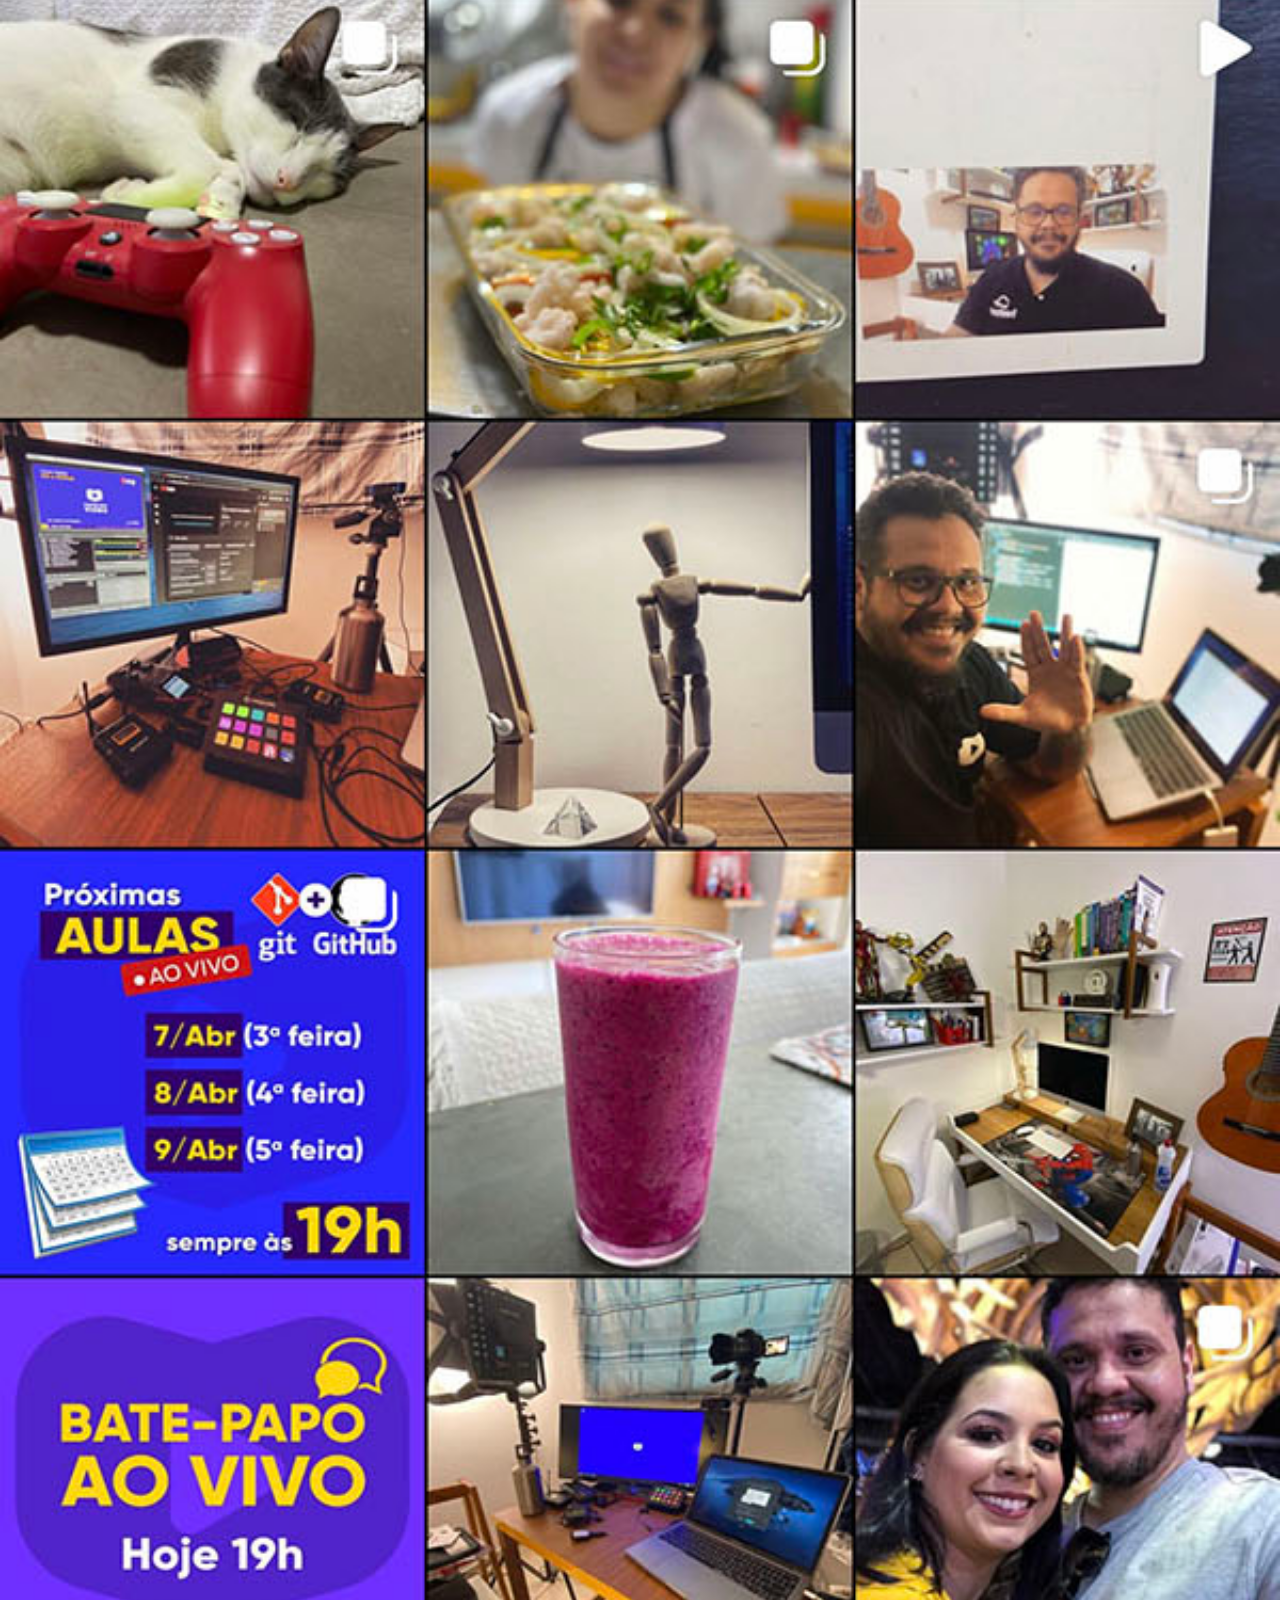
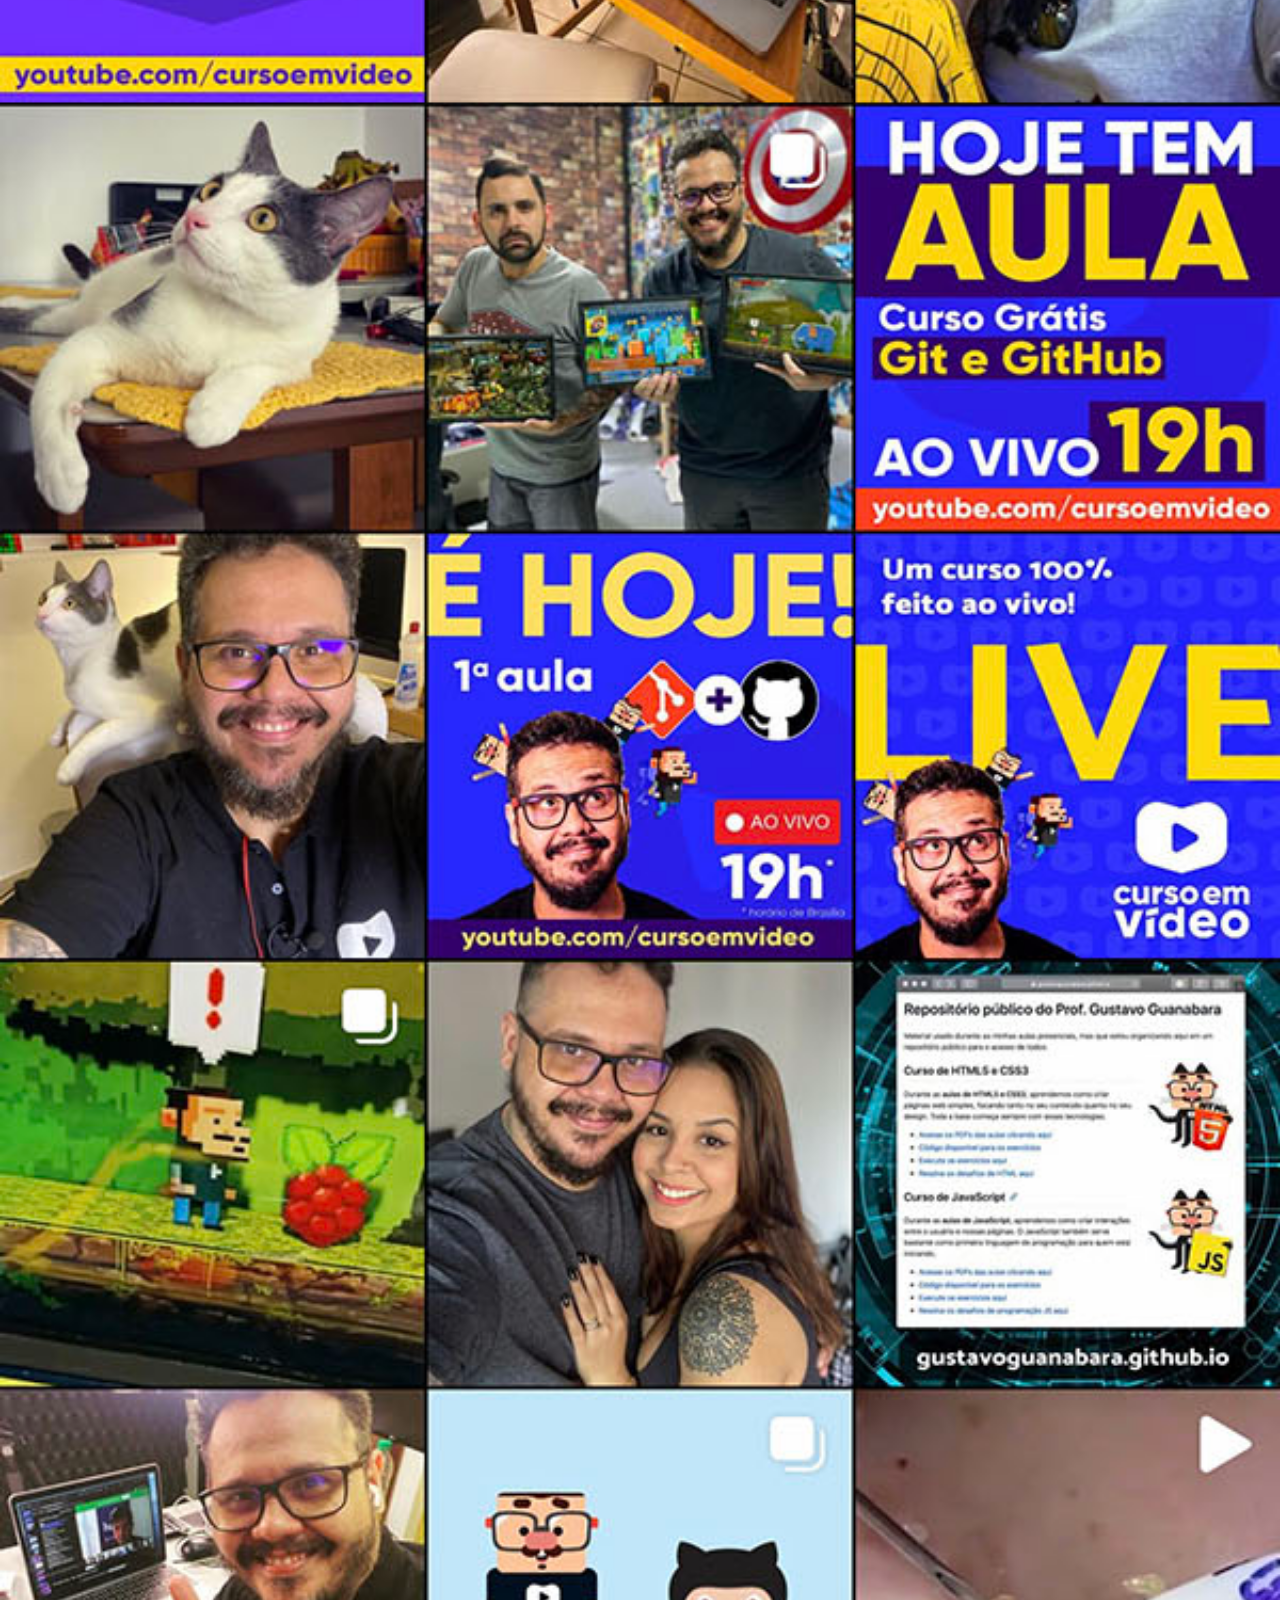
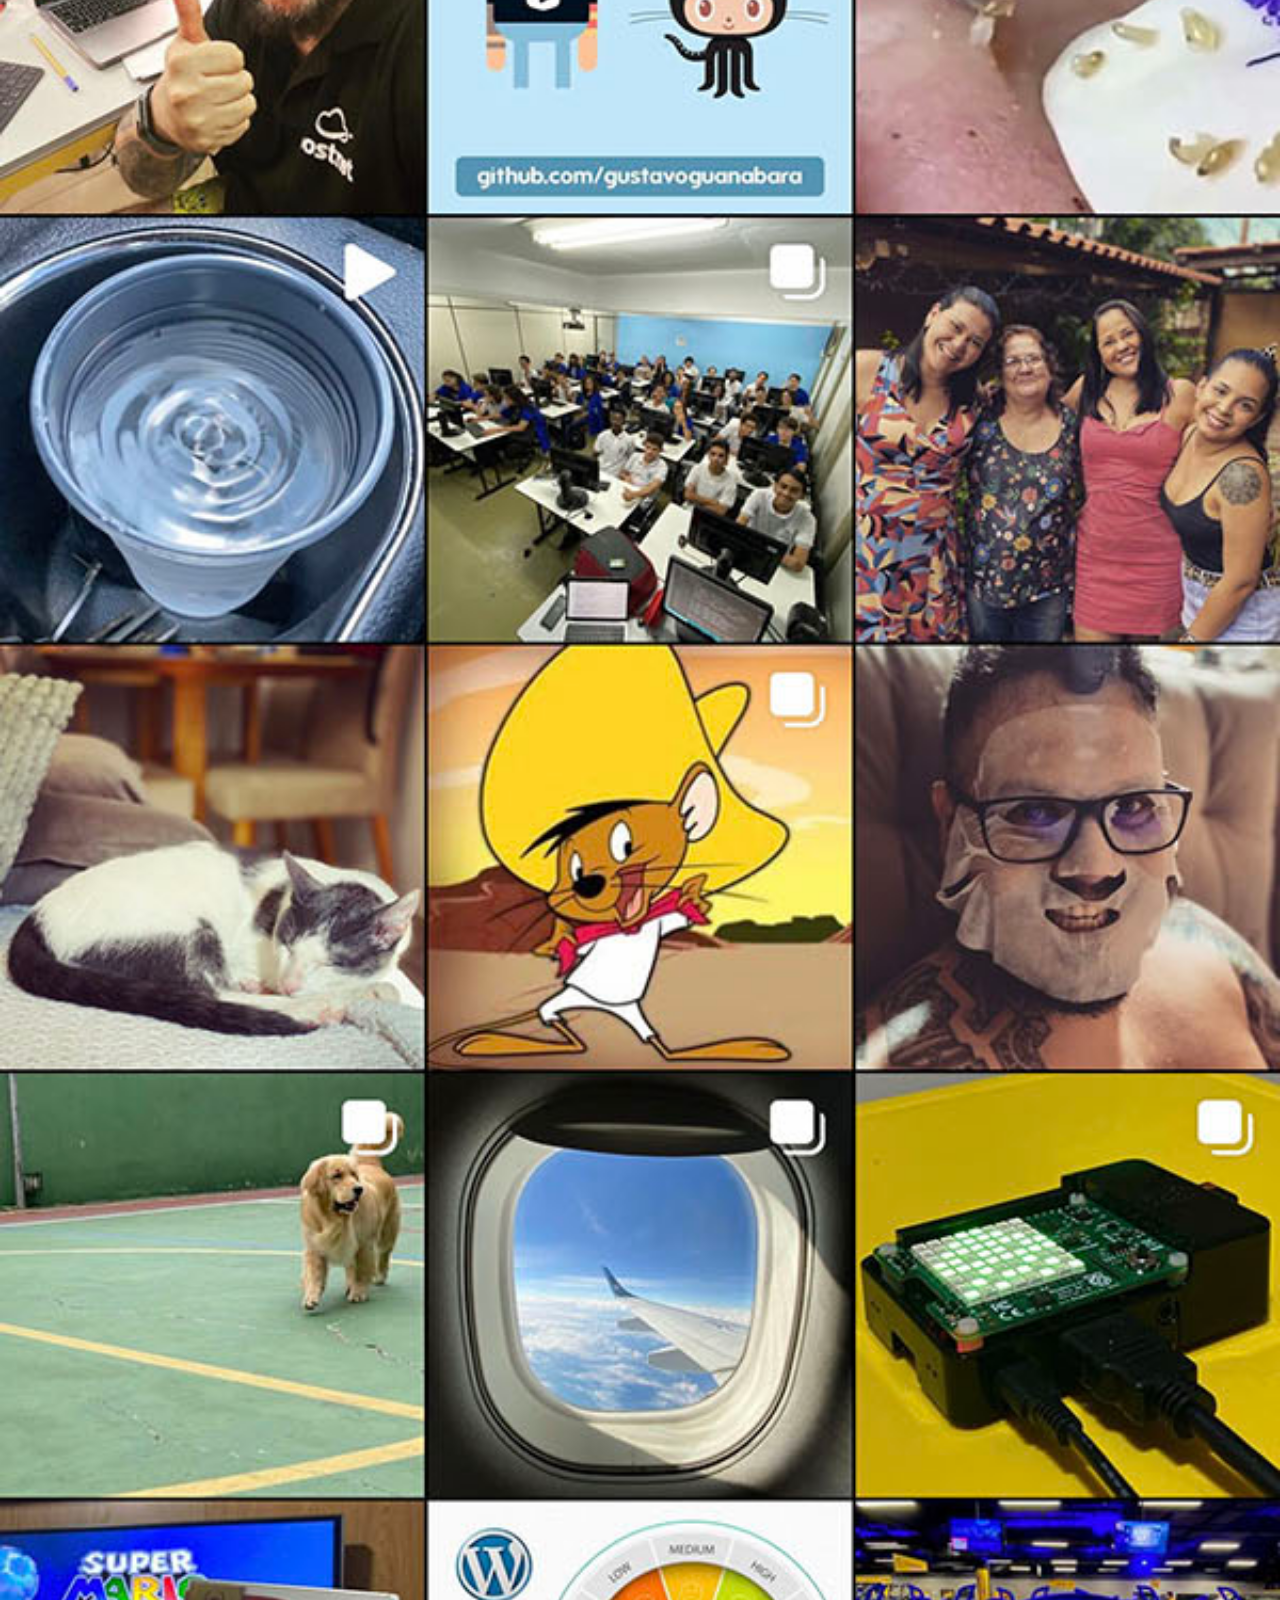
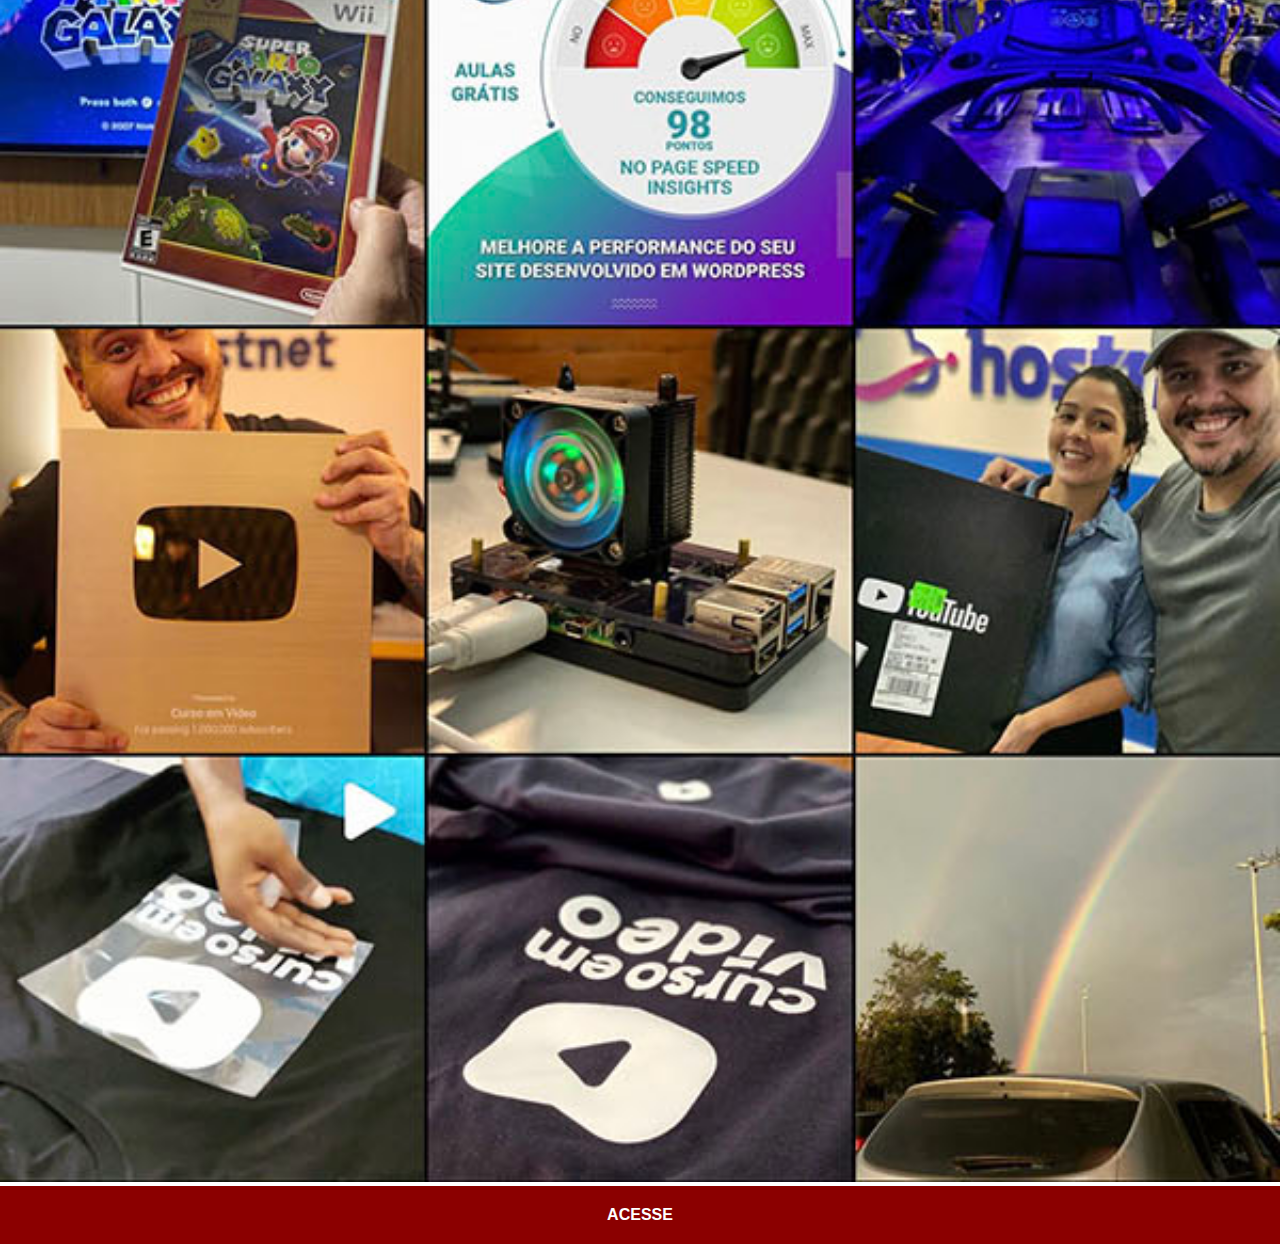
<file: Instagram.html>
<!DOCTYPE html>
<html lang="pt-br">
<head>
    <meta charset="UTF-8">
    <meta name="viewport" content="width=device-width, initial-scale=1.0">
    <title>Youtube</title>
    <link rel="stylesheet" href="social.css">
</head>
<body>
    <img src="imagens/tela-instagram.jpg" alt="Instagram">
    <a href="https://www.instagram.com/gustavoguanabara/" target="_blank">ACESSE</a>
</body>
</html>
</file>
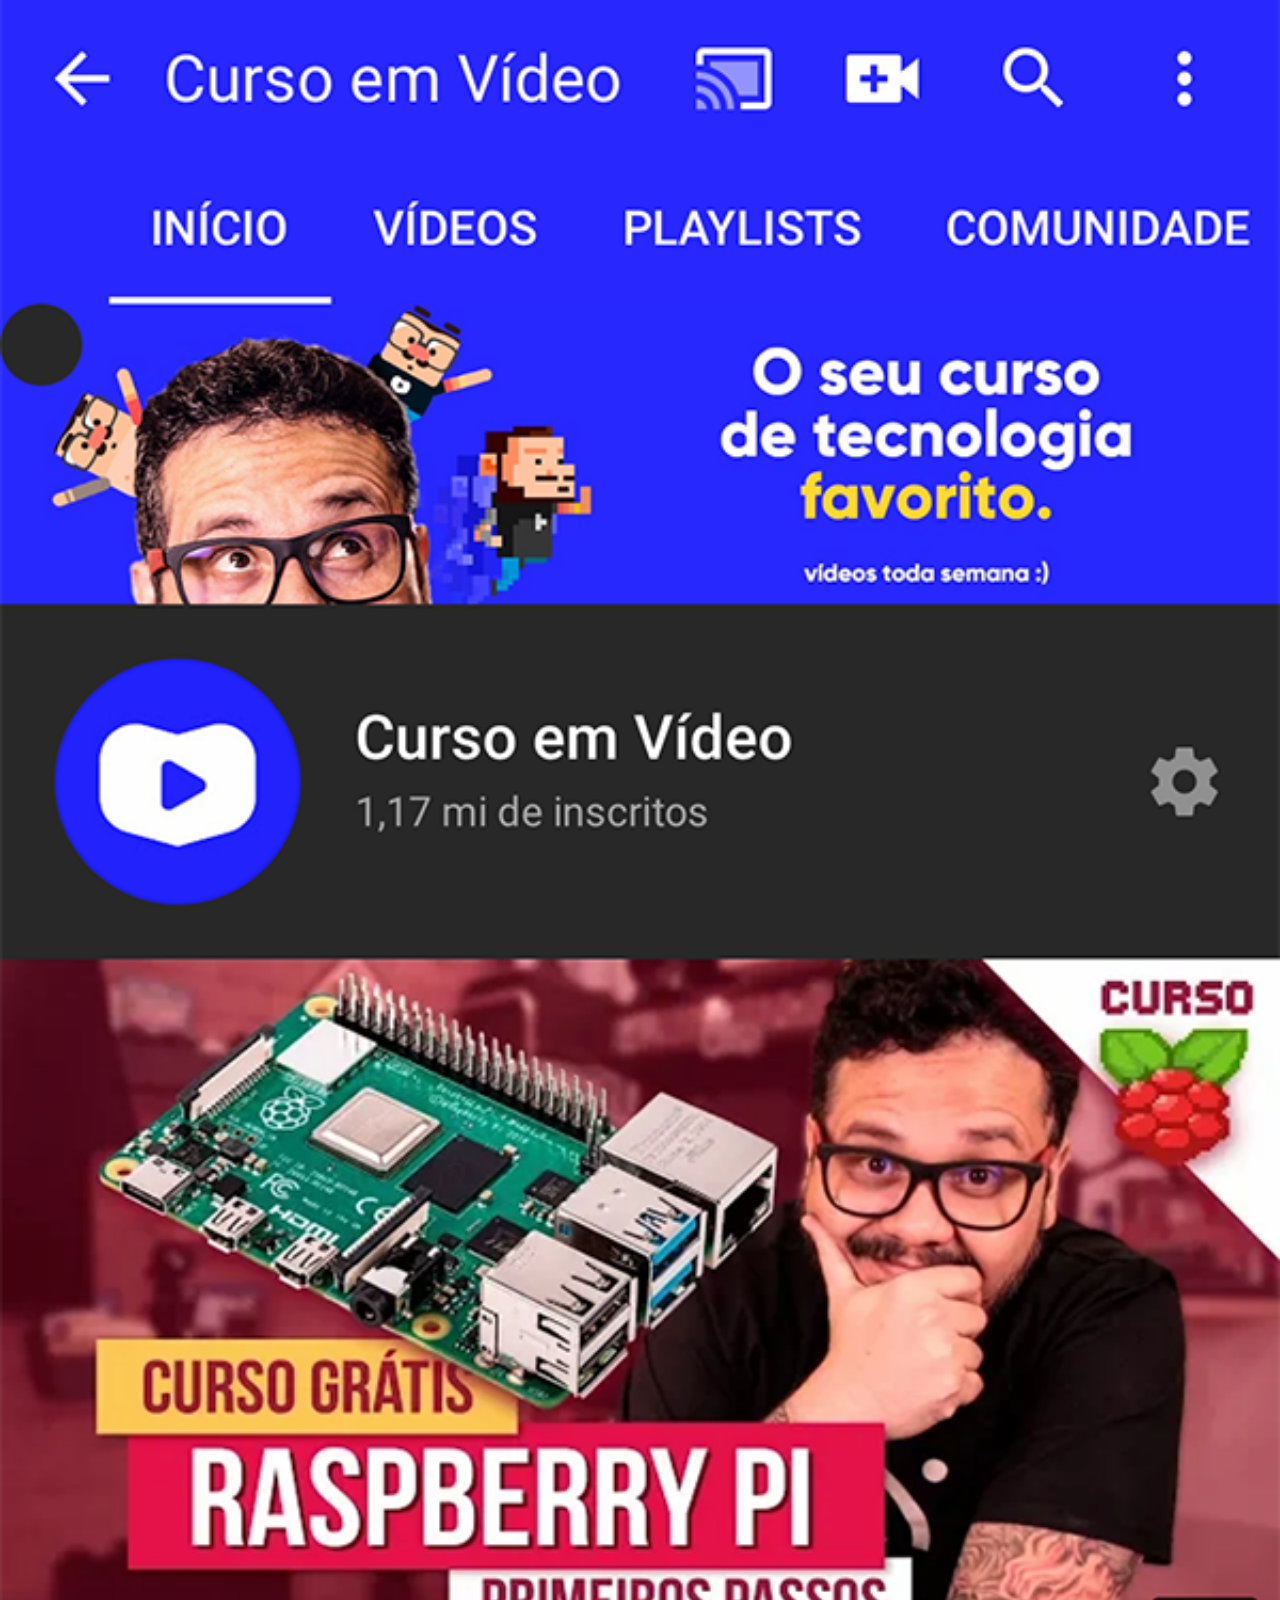
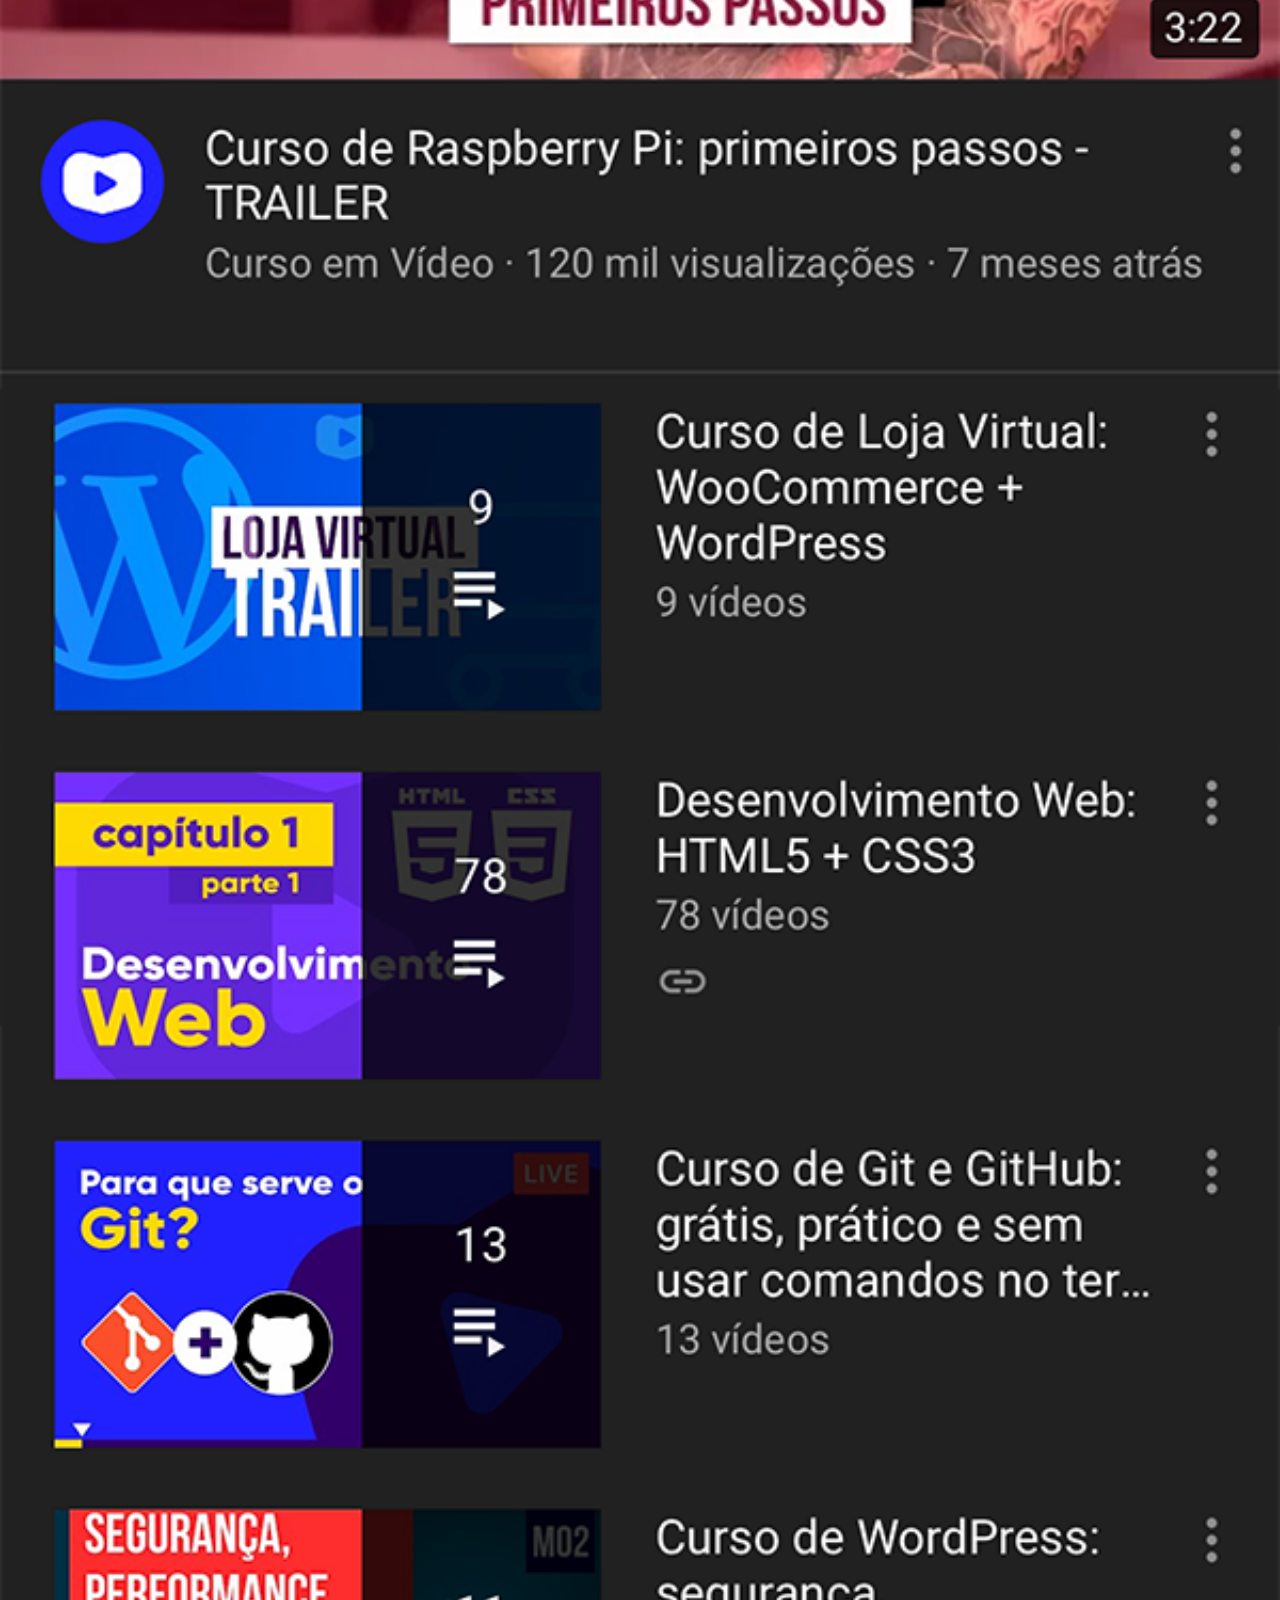
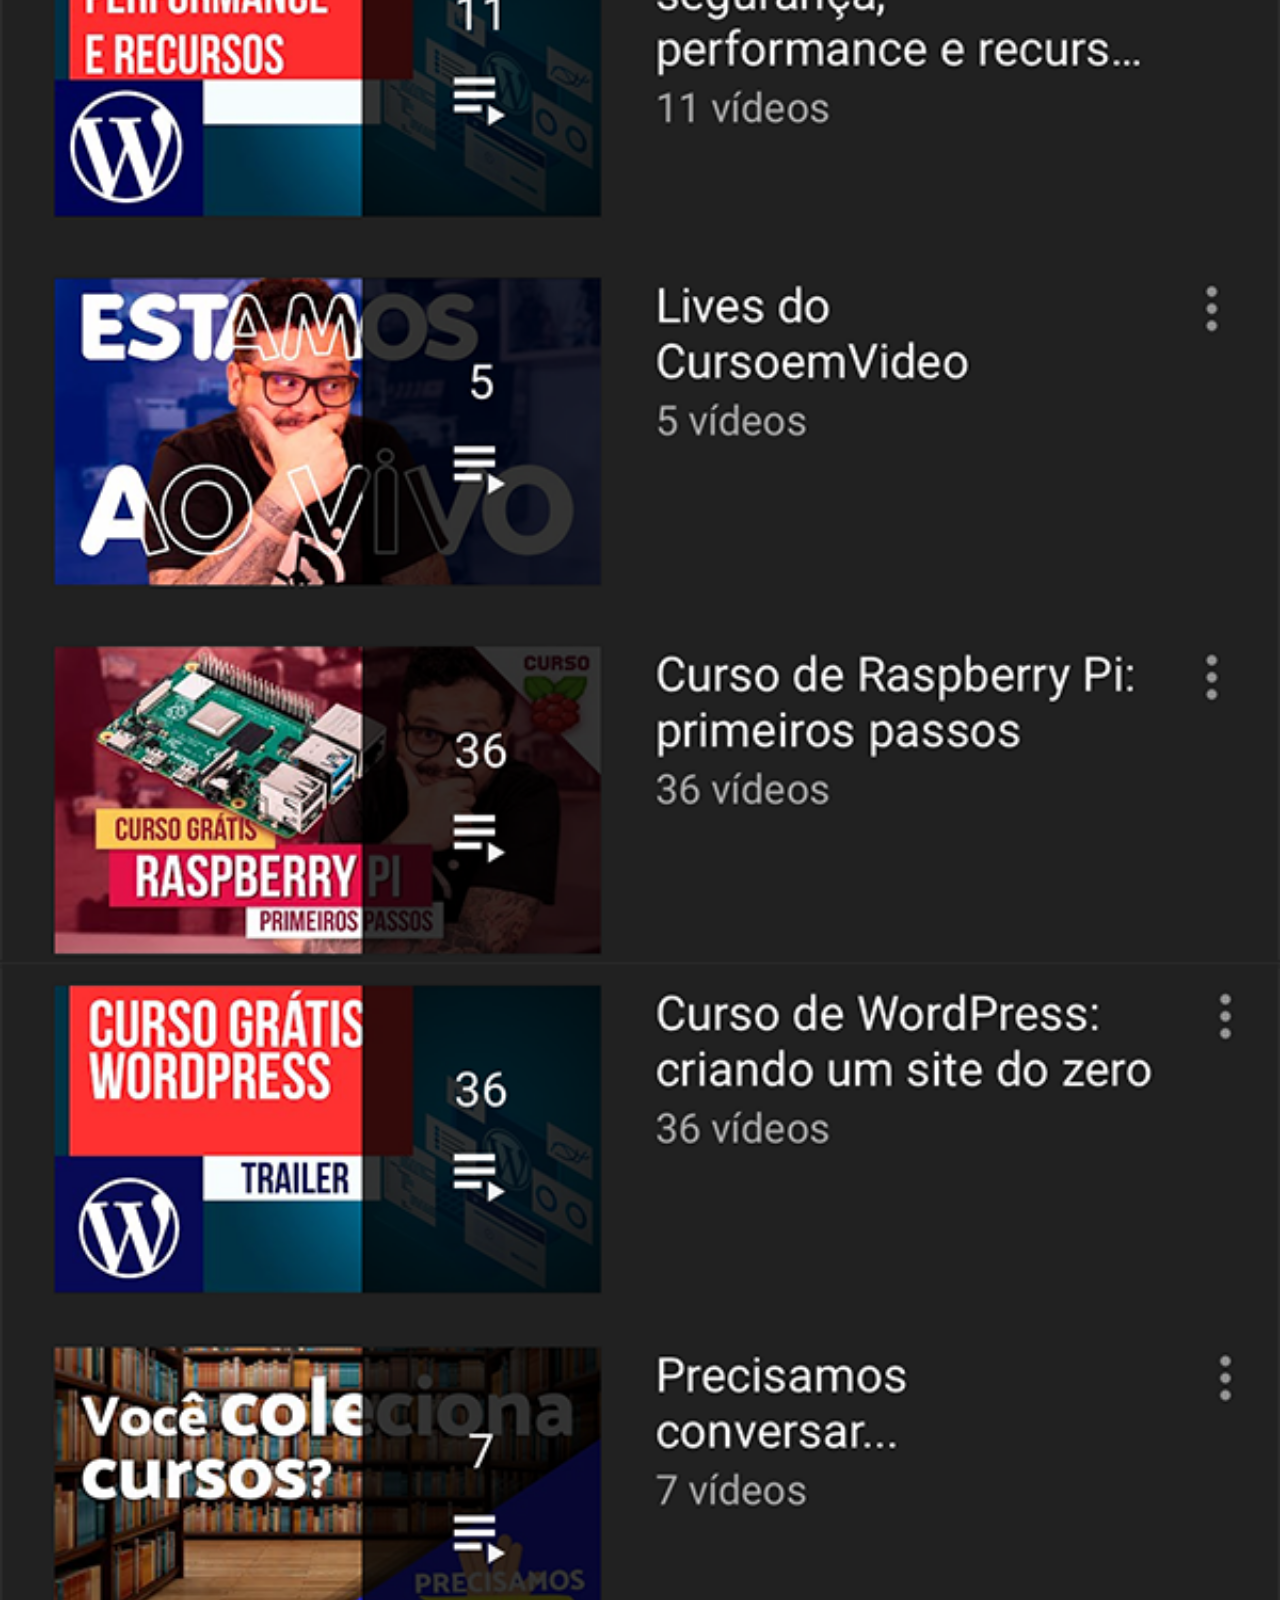
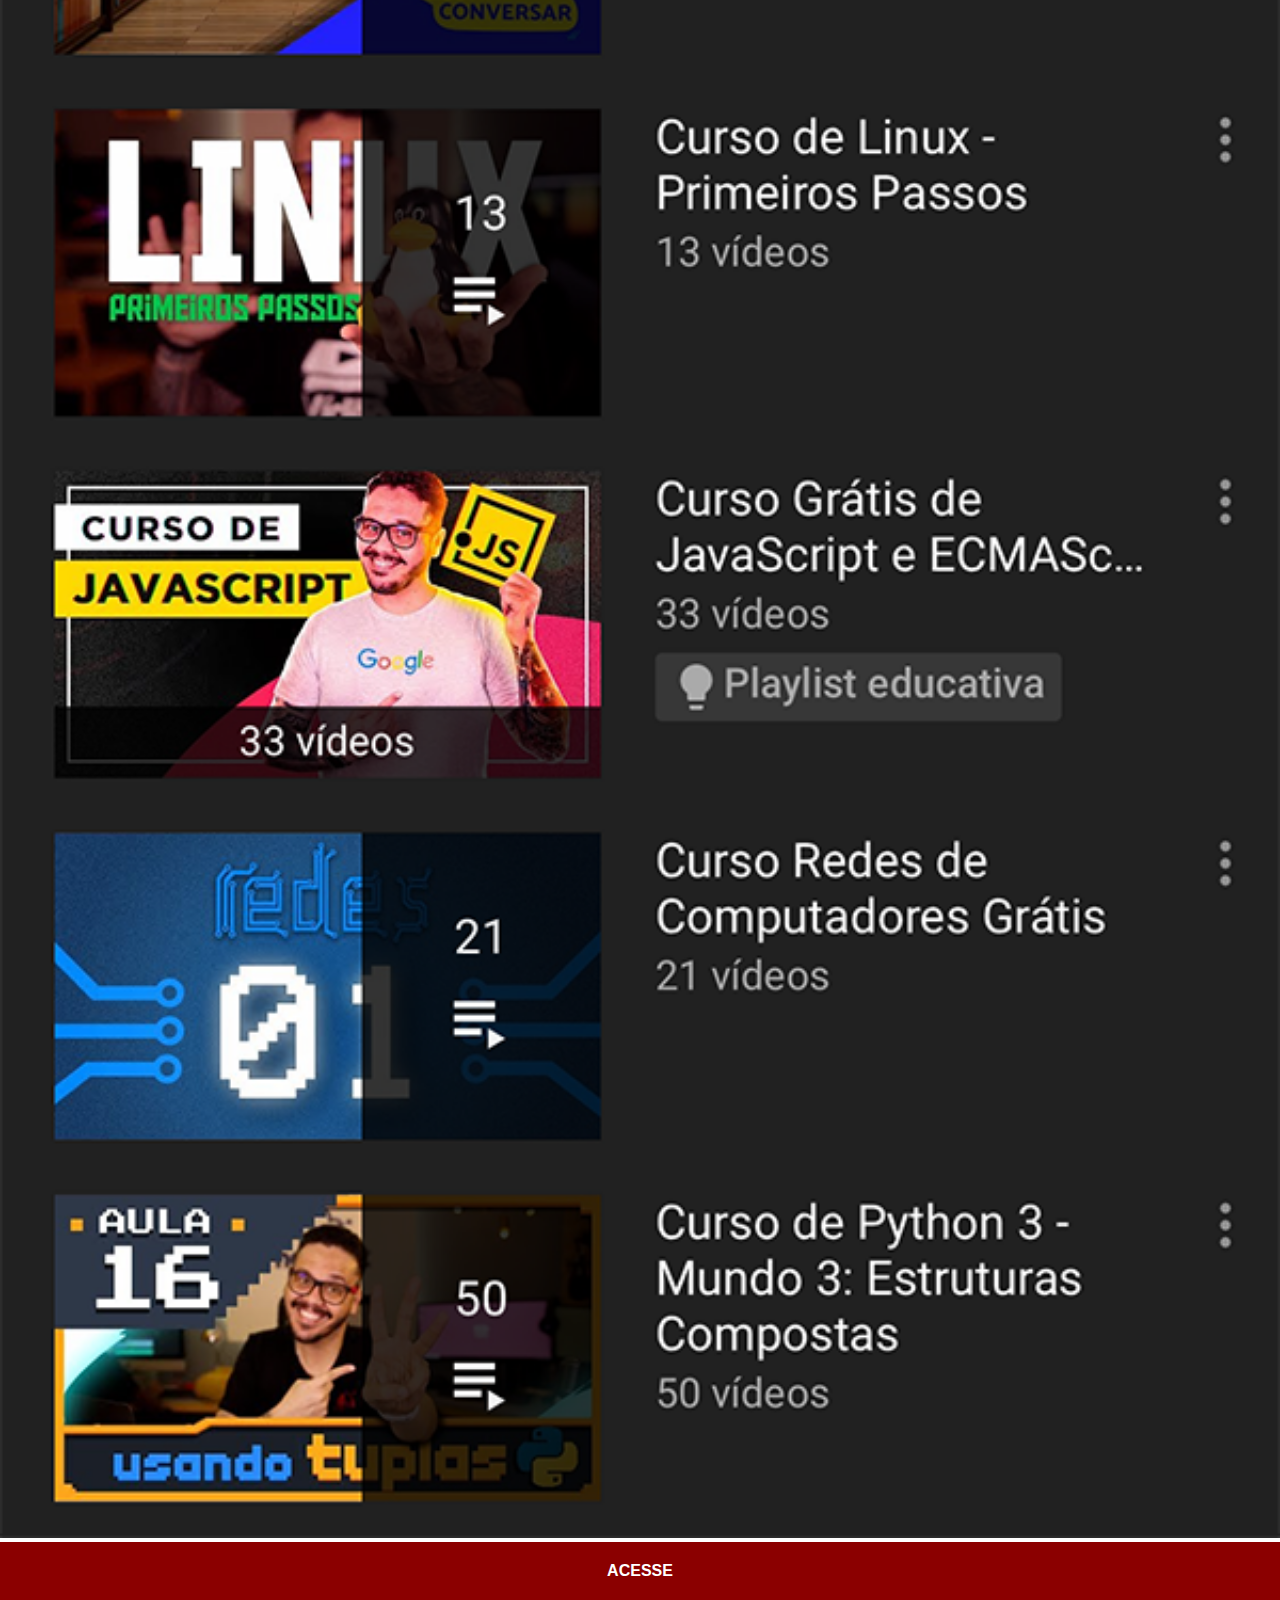
<file: Yt.html>
<!DOCTYPE html>
<html lang="pt-br">
<head>
    <meta charset="UTF-8">
    <meta name="viewport" content="width=device-width, initial-scale=1.0">
    <title>Youtube</title>
    <link rel="stylesheet" href="social.css">
</head>
<body>
    <img src="imagens/tela-youtube.png" alt="Youtube">
    <a href="https://www.youtube.com/@CursoemVideo" target="_blank">ACESSE</a>
</body>
</html>
</file>
<file: estilos/style.css>
@charset "UTF-8";

*{
    margin: 0px;
    padding: 0px;

    font-family: Arial, Helvetica, sans-serif
}

html, body{
    height: 100vw;
    width: 97vw;
}

body{
    background: url('../imagens/fundo-madeira.jpg') no-repeat top center;
    background-size: cover;
    background-attachment: fixed;
}

main{
    height: 97vw;
    position: relative;

}

#telefone{
    position: absolute;
    top: 50%;
    left: 50%;
    transform: translate(-50%, -50%);

    height: 627px;
    width: 311px;
    
    background: url('../imagens/frame-iphone.png') no-repeat;
}

#tela{
    position: relative;
    top: 80px;
    left: 22px;
    width: 267px;
    height: 471px;
}

#redes{
    text-align: right;
}


#redes img{
    width: 50px;
    margin: 10px;
    border-radius: 50%;
    box-shadow: 2px 2px 5px rgba(0, 0, 0, 0.418);
    box-sizing: border-box;

}

#redes img:hover{
    border: 2px solid rgba(255, 255, 255, 0.616);
    transform: translate(-3px -3px);
    box-shadow: 5px 5px 10px rgba(0, 0, 0, 0.603);
    transition: transform 0.2s;
}
</file>
<file: social.css>
*{
    margin: 0px;
    padding: 0px;
    font-family: Arial, Helvetica, sans-serif;
}

::-webkit-scrollbar{
    width: 0px;
    height: 0px;
}

img{
    width: 100vw;
}

a{
    display: block;
    background-color: darkred;
    color: white;
    padding: 20px;
    text-align: center;
    font-weight: bolder;
    text-decoration: none;
}

a:hover{
    background-color: red;
}
</file>
